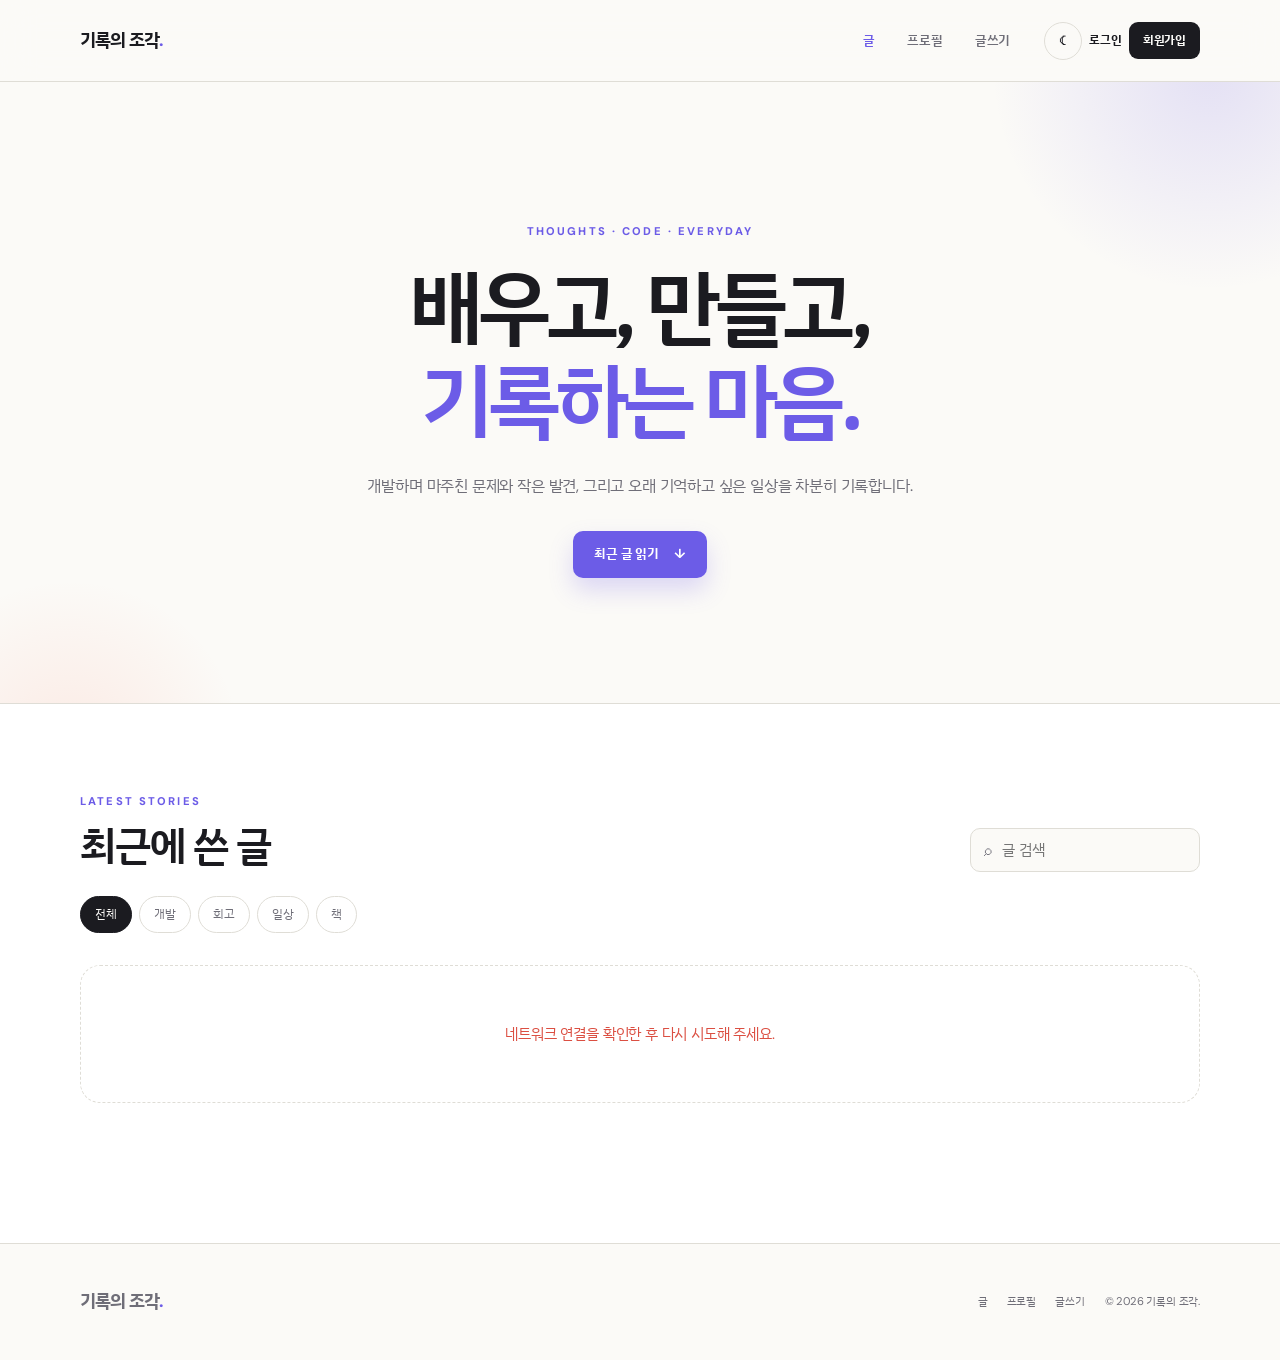
<file: index.html>
<!doctype html>
<html lang="ko"><head><meta charset="UTF-8"><meta name="viewport" content="width=device-width,initial-scale=1"><meta name="description" content="작성한 이야기를 모아 보는 개인 블로그"><title>기록의 조각</title><link rel="preconnect" href="https://fonts.googleapis.com"><link rel="preconnect" href="https://fonts.gstatic.com" crossorigin><link href="https://fonts.googleapis.com/css2?family=DM+Sans:wght@400;500;600;700&family=IBM+Plex+Sans+KR:wght@300;400;500;600;700&display=swap" rel="stylesheet"><link rel="stylesheet" href="css/style.css"><script src="js/main.js" defer></script></head>
<body><a class="skip-link" href="#main-content">본문으로 바로가기</a>
<header class="site-header"><div class="container header-inner"><a class="logo" href="index.html">기록의 조각<span>.</span></a><nav class="site-nav" aria-label="주요 메뉴"><button class="menu-toggle" type="button" aria-expanded="false" aria-controls="nav-list"><span class="sr-only">메뉴 열기</span><span></span><span></span><span></span></button><ul class="nav-list" id="nav-list"><li><a class="is-active" href="index.html">글</a></li><li><a href="profile.html">프로필</a></li><li><a href="write.html">글쓰기</a></li></ul></nav><div class="header-actions"><button class="theme-toggle" type="button" aria-label="다크 모드로 전환"><span class="theme-icon">☾</span></button><a class="text-button" href="login.html">로그인</a><a class="mini-button" href="signup.html">회원가입</a></div></div></header>
<main id="main-content"><section class="blog-hero"><div class="hero-orb orb-one"></div><div class="hero-orb orb-two"></div><div class="container blog-hero-inner reveal"><p class="eyebrow">THOUGHTS · CODE · EVERYDAY</p><h1>배우고, 만들고,<br><span>기록하는 마음.</span></h1><p>개발하며 마주친 문제와 작은 발견, 그리고 오래 기억하고 싶은 일상을 차분히 기록합니다.</p><a class="button button-primary" href="#latest">최근 글 읽기 <span>↓</span></a></div></section>
<section class="section posts-section" id="latest"><div class="container"><div class="section-top reveal"><div><p class="section-label">LATEST STORIES</p><h2>최근에 쓴 글</h2></div><label class="search-box"><span aria-hidden="true">⌕</span><input id="post-search" type="search" placeholder="글 검색" aria-label="게시물 검색"></label></div><div class="category-tabs reveal"><button class="is-active" data-category="전체">전체</button><button data-category="개발">개발</button><button data-category="회고">회고</button><button data-category="일상">일상</button><button data-category="책">책</button></div>
<div id="published-posts" class="published-posts" aria-live="polite"><p class="posts-loading">게시물을 불러오는 중입니다.</p></div><p class="empty-state" hidden>조건에 맞는 글이 없습니다.</p></div></section>
</main>
<footer class="site-footer"><div class="container"><div><a class="logo" href="index.html">기록의 조각<span>.</span></a></div><div class="footer-links"><a href="index.html">글</a><a href="profile.html">프로필</a><a href="write.html">글쓰기</a></div><p>© <span id="current-year"></span> 기록의 조각.</p></div></footer><div class="toast" role="status" aria-live="polite"></div></body></html>
</file>
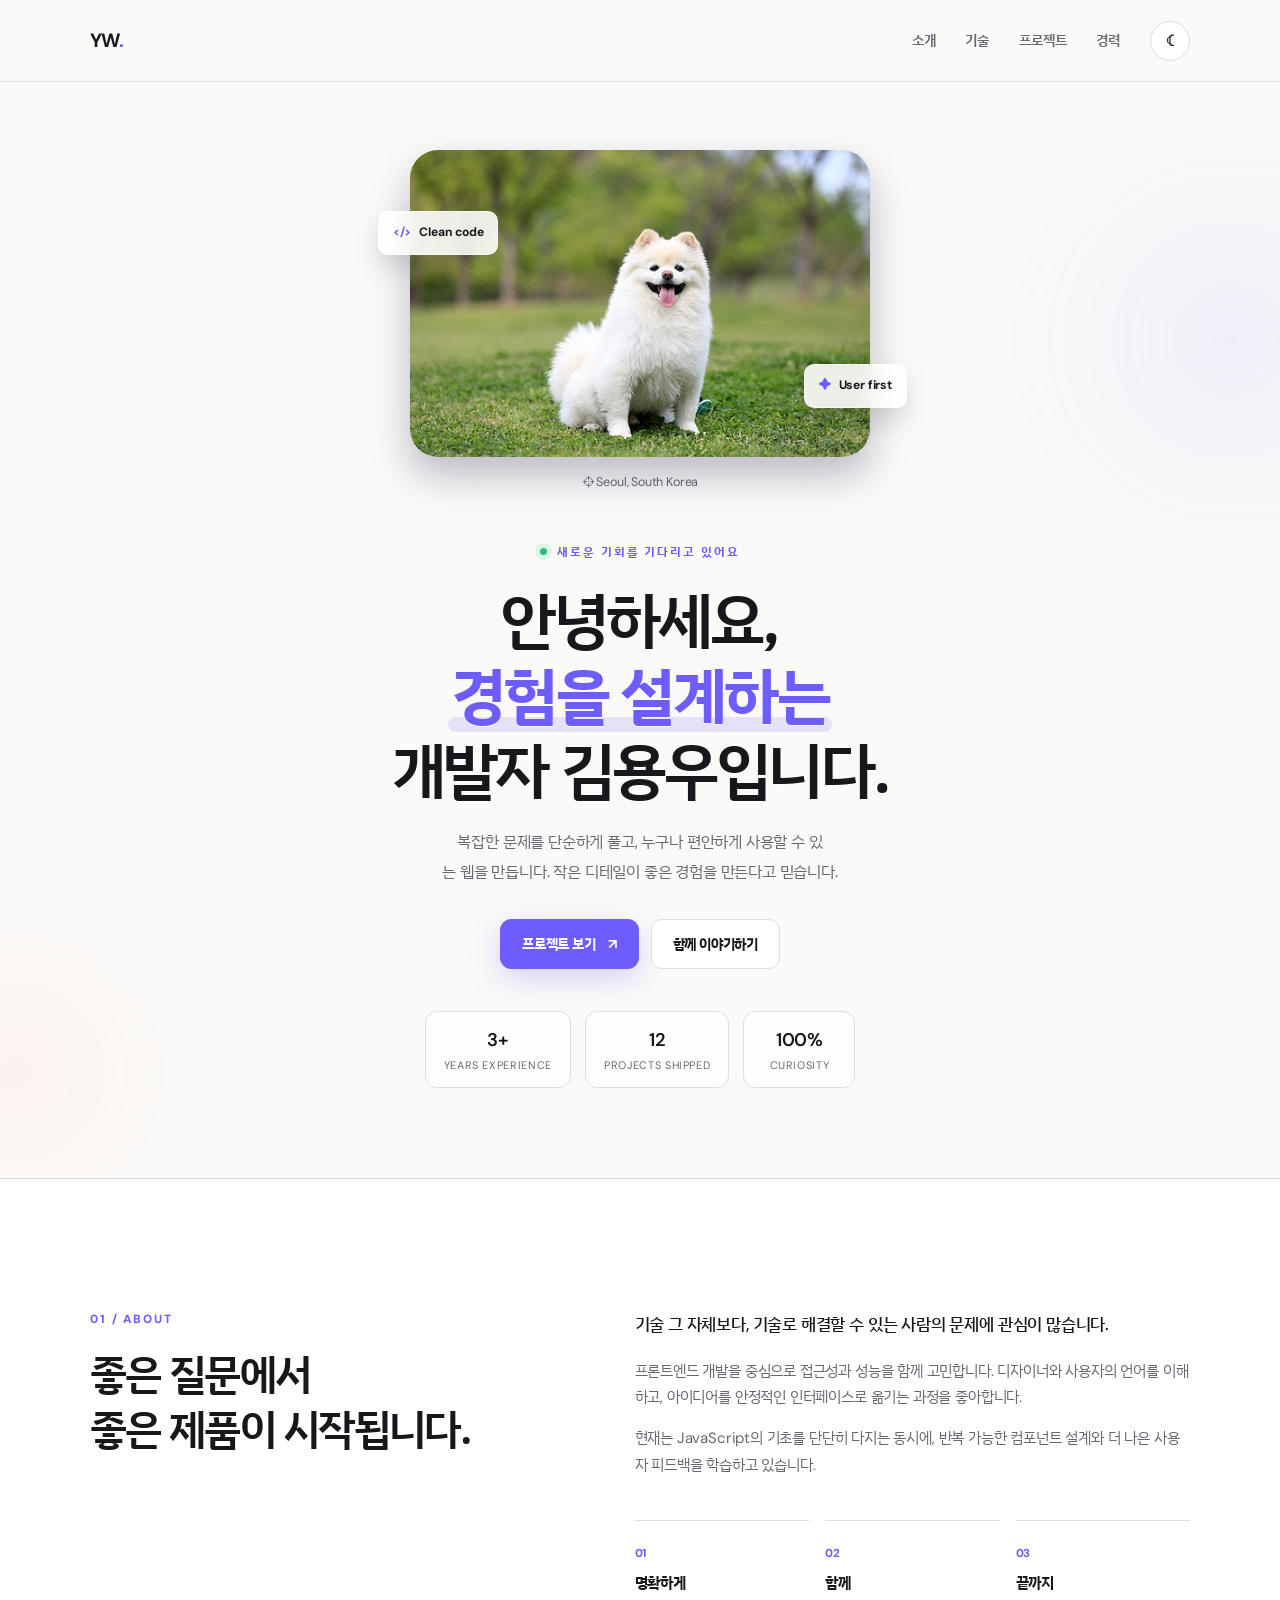
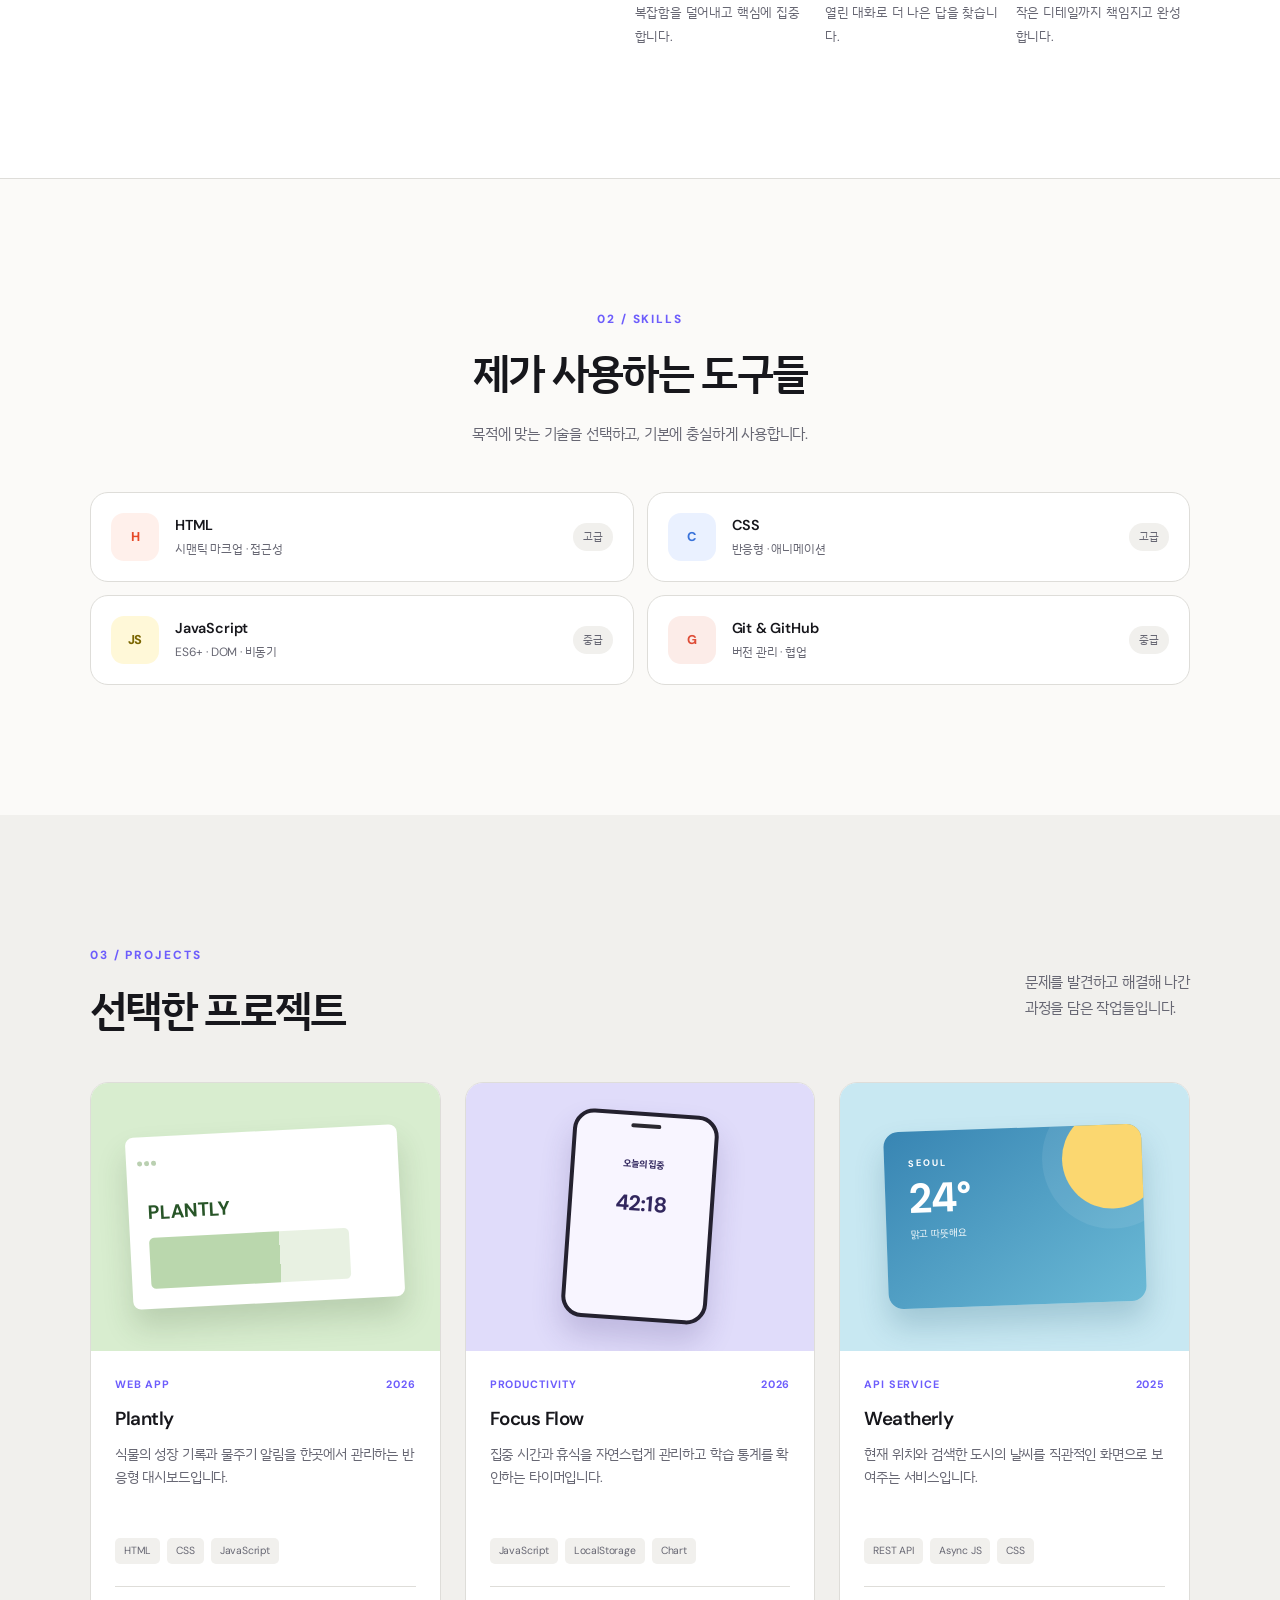
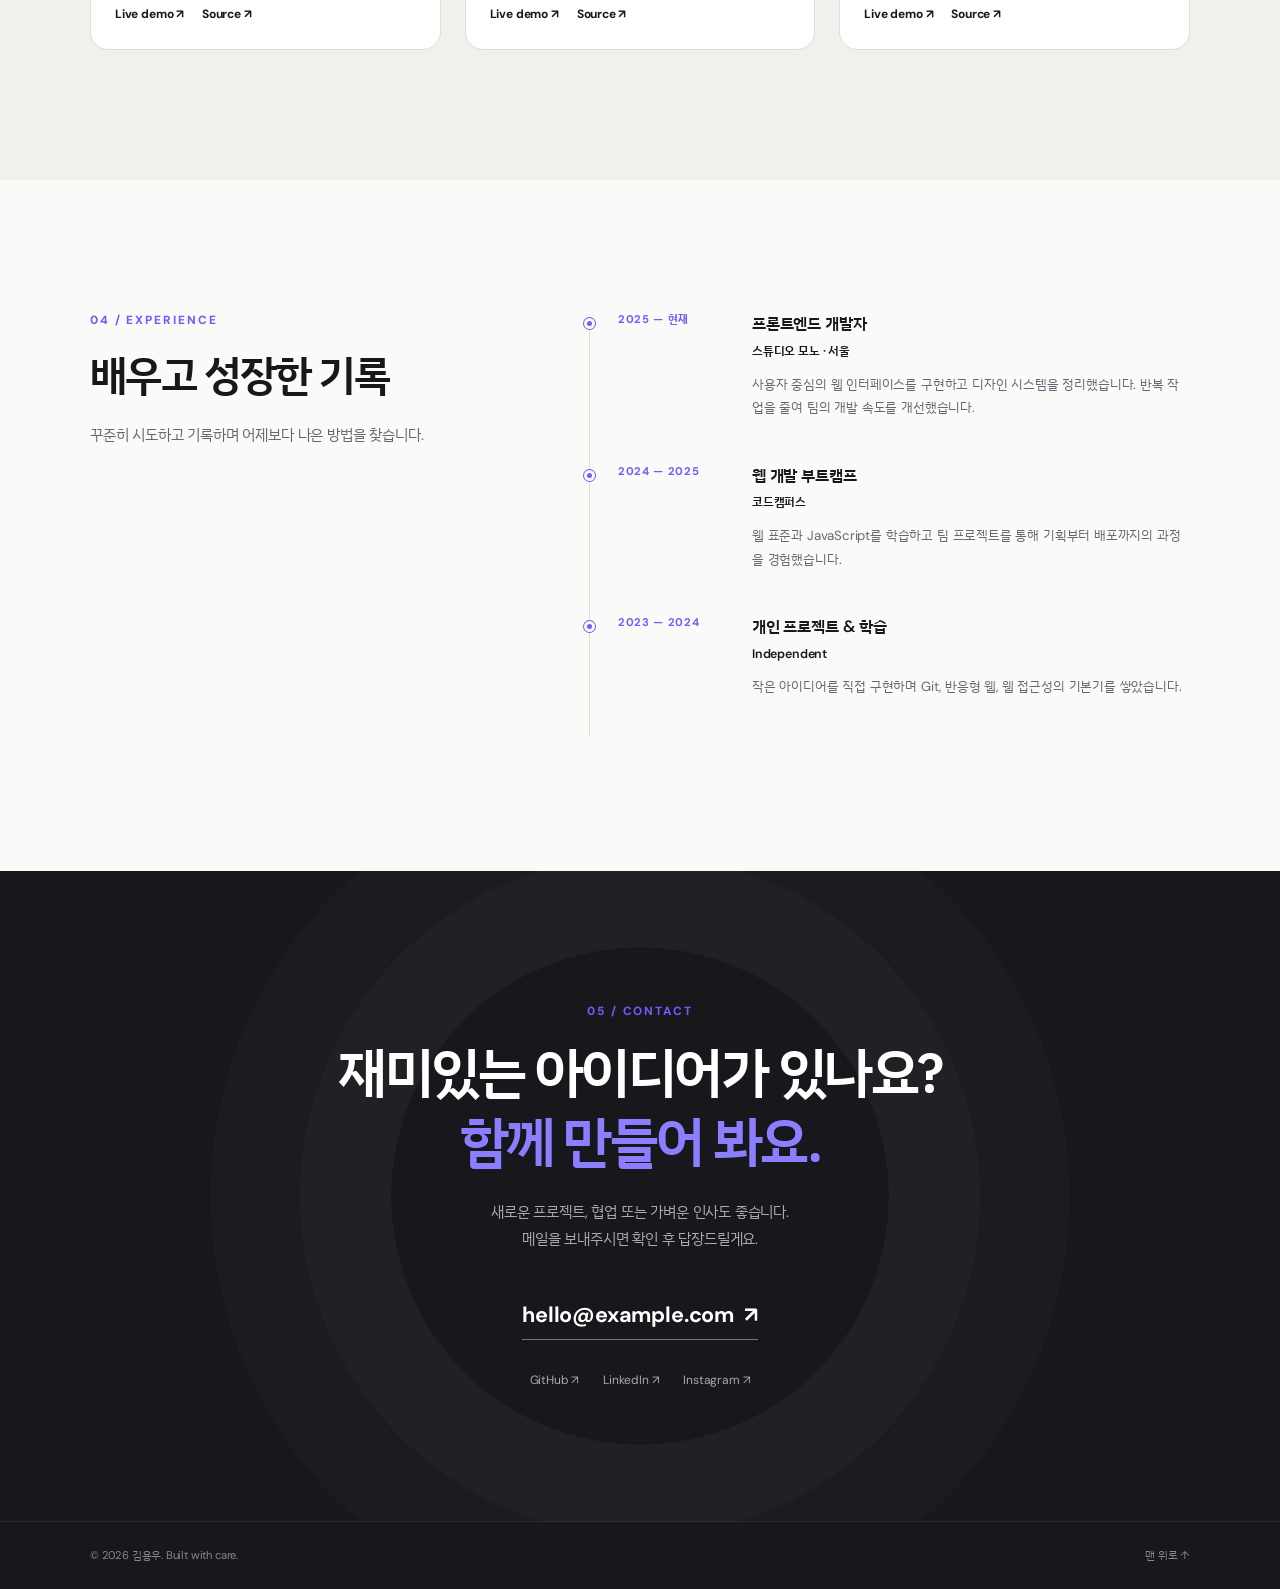
<file: frontend/index.html>
<!doctype html>
<html lang="ko">
<head>
  <meta charset="UTF-8">
  <meta name="viewport" content="w프로idth=device-width, initial-scale=1.0">
  <meta name="description" content="사용자를 생각하며 웹 경험을 만드는 프론트엔드 개발자 김용우의 포트폴리오입니다.">
  <title>김용우 | Frontend Developer</title>
  <link rel="preconnect" href="https://fonts.googleapis.com">
  <link rel="preconnect" href="https://fonts.gstatic.com" crossorigin>
  <link href="https://fonts.googleapis.com/css2?family=DM+Sans:wght@400;500;600;700&amp;family=IBM+Plex+Sans+KR:wght@300;400;500;600;700&amp;display=swap" rel="stylesheet">
  <link rel="stylesheet" href="css/style.css">
  <script src="js/main.js" defer></script>
</head>
<body>
  <a class="skip-link" href="#main-content">본문으로 바로가기</a>

  <header class="site-header" id="top">
    <div class="container header-inner">
      <a class="logo" href="#home" aria-label="홈으로 이동">YW<span>.</span></a>
      <nav class="site-nav" aria-label="주요 메뉴">
        <button class="menu-toggle" type="button" aria-expanded="false" aria-controls="nav-list">
          <span class="sr-only">메뉴 열기</span>
          <span></span><span></span><span></span>
        </button>
        <ul class="nav-list" id="nav-list">
          <li><a href="about.html">소개</a></li>
          <li><a href="skills.html">기술</a></li>
          <li><a href="projects.html">프로젝트</a></li>
          <li><a href="#experience">경력</a></li>
        </ul>
      </nav>
      <button class="theme-toggle" type="button" aria-label="다크 모드로 전환" title="테마 전환">
        <span class="theme-icon" aria-hidden="true">☾</span>
      </button>
    </div>
  </header>

  <main id="main-content">
    <section class="hero" id="home" aria-labelledby="hero-title">
      <div class="hero-glow hero-glow-one" aria-hidden="true"></div>
      <div class="hero-glow hero-glow-two" aria-hidden="true"></div>
      <div class="container hero-grid">
        <div class="hero-copy reveal">
          <p class="eyebrow"><span></span> 새로운 기회를 기다리고 있어요</p>
          <h1 id="hero-title">안녕하세요,<br><strong>경험을 설계하는</strong><br>개발자 김용우입니다.</h1>
          <p class="hero-description">복잡한 문제를 단순하게 풀고, 누구나 편안하게 사용할 수 있는 웹을 만듭니다. 작은 디테일이 좋은 경험을 만든다고 믿습니다.</p>
          <div class="hero-actions">
            <a class="button button-primary" href="#projects">프로젝트 보기 <span aria-hidden="true">↗</span></a>
            <a class="button button-secondary" href="#contact">함께 이야기하기</a>
          </div>
          <ul class="quick-stats" aria-label="간략한 이력">
            <li><strong>3+</strong><span>Years experience</span></li>
            <li><strong>12</strong><span>Projects shipped</span></li>
            <li><strong>100%</strong><span>Curiosity</span></li>
          </ul>
        </div>
        <div class="hero-visual reveal">
          <div class="portrait-card">
            <div class="portrait-pattern" aria-hidden="true"></div>
            <img class="portrait-image" src="assets/images/dog.jpg" alt="잔디밭에 앉아 있는 흰색 강아지 프로필 사진">
            <div class="floating-label label-code"><span>&lt;/&gt;</span> Clean code</div>
            <div class="floating-label label-user"><span>✦</span> User first</div>
          </div>
          <p class="location"><span aria-hidden="true">⌖</span> Seoul, South Korea</p>
        </div>
      </div>
    </section>

    <section class="section about" id="about" aria-labelledby="about-title">
      <div class="container about-grid">
        <div class="section-heading reveal">
          <p class="section-number">01 / ABOUT</p>
          <h2 id="about-title">좋은 질문에서<br>좋은 제품이 시작됩니다.</h2>
        </div>
        <div class="about-content reveal">
          <p class="lead">기술 그 자체보다, 기술로 해결할 수 있는 사람의 문제에 관심이 많습니다.</p>
          <p>프론트엔드 개발을 중심으로 접근성과 성능을 함께 고민합니다. 디자이너와 사용자의 언어를 이해하고, 아이디어를 안정적인 인터페이스로 옮기는 과정을 좋아합니다.</p>
          <p>현재는 JavaScript의 기초를 단단히 다지는 동시에, 반복 가능한 컴포넌트 설계와 더 나은 사용자 피드백을 학습하고 있습니다.</p>
          <div class="principles">
            <div><span>01</span><strong>명확하게</strong><p>복잡함을 덜어내고 핵심에 집중합니다.</p></div>
            <div><span>02</span><strong>함께</strong><p>열린 대화로 더 나은 답을 찾습니다.</p></div>
            <div><span>03</span><strong>끝까지</strong><p>작은 디테일까지 책임지고 완성합니다.</p></div>
          </div>
        </div>
      </div>
    </section>

    <section class="section skills" id="skills" aria-labelledby="skills-title">
      <div class="container">
        <div class="section-heading centered reveal">
          <p class="section-number">02 / SKILLS</p>
          <h2 id="skills-title">제가 사용하는 도구들</h2>
          <p>목적에 맞는 기술을 선택하고, 기본에 충실하게 사용합니다.</p>
        </div>
        <div class="skills-grid">
          <article class="skill-card reveal"><div class="skill-icon html">H</div><div><h3>HTML</h3><p>시맨틱 마크업 · 접근성</p></div><span>고급</span></article>
          <article class="skill-card reveal"><div class="skill-icon css">C</div><div><h3>CSS</h3><p>반응형 · 애니메이션</p></div><span>고급</span></article>
          <article class="skill-card reveal"><div class="skill-icon js">JS</div><div><h3>JavaScript</h3><p>ES6+ · DOM · 비동기</p></div><span>중급</span></article>
          <article class="skill-card reveal"><div class="skill-icon git">G</div><div><h3>Git & GitHub</h3><p>버전 관리 · 협업</p></div><span>중급</span></article>
        </div>
      </div>
    </section>

    <section class="section projects" id="projects" aria-labelledby="projects-title">
      <div class="container">
        <div class="section-heading row reveal">
          <div><p class="section-number">03 / PROJECTS</p><h2 id="projects-title">선택한 프로젝트</h2></div>
          <p>문제를 발견하고 해결해 나간<br>과정을 담은 작업들입니다.</p>
        </div>
        <div class="projects-grid">
          <article class="project-card reveal">
            <div class="project-cover cover-one"><span class="mock-browser"><i></i><i></i><i></i><b>PLANTLY</b><em></em></span></div>
            <div class="project-body"><div class="project-meta"><span>Web App</span><span>2026</span></div><h3>Plantly</h3><p>식물의 성장 기록과 물주기 알림을 한곳에서 관리하는 반응형 대시보드입니다.</p><ul class="tags"><li>HTML</li><li>CSS</li><li>JavaScript</li></ul><div class="project-links"><a href="#" aria-label="Plantly 데모 보기">Live demo ↗</a><a href="#" aria-label="Plantly 소스 코드 보기">Source ↗</a></div></div>
          </article>
          <article class="project-card reveal">
            <div class="project-cover cover-two"><span class="phone-mock"><i></i><b>오늘의 집중</b><em>42:18</em></span></div>
            <div class="project-body"><div class="project-meta"><span>Productivity</span><span>2026</span></div><h3>Focus Flow</h3><p>집중 시간과 휴식을 자연스럽게 관리하고 학습 통계를 확인하는 타이머입니다.</p><ul class="tags"><li>JavaScript</li><li>LocalStorage</li><li>Chart</li></ul><div class="project-links"><a href="#" aria-label="Focus Flow 데모 보기">Live demo ↗</a><a href="#" aria-label="Focus Flow 소스 코드 보기">Source ↗</a></div></div>
          </article>
          <article class="project-card reveal">
            <div class="project-cover cover-three"><span class="weather-mock"><b>SEOUL</b><strong>24°</strong><em>맑고 따뜻해요</em><i></i></span></div>
            <div class="project-body"><div class="project-meta"><span>API Service</span><span>2025</span></div><h3>Weatherly</h3><p>현재 위치와 검색한 도시의 날씨를 직관적인 화면으로 보여주는 서비스입니다.</p><ul class="tags"><li>REST API</li><li>Async JS</li><li>CSS</li></ul><div class="project-links"><a href="#" aria-label="Weatherly 데모 보기">Live demo ↗</a><a href="#" aria-label="Weatherly 소스 코드 보기">Source ↗</a></div></div>
          </article>
        </div>
      </div>
    </section>

    <section class="section experience" id="experience" aria-labelledby="experience-title">
      <div class="container experience-grid">
        <div class="section-heading reveal"><p class="section-number">04 / EXPERIENCE</p><h2 id="experience-title">배우고 성장한 기록</h2><p>꾸준히 시도하고 기록하며 어제보다 나은 방법을 찾습니다.</p></div>
        <ol class="timeline">
          <li class="reveal"><div class="timeline-date">2025 — 현재</div><div><h3>프론트엔드 개발자</h3><p class="organization">스튜디오 모노 · 서울</p><p>사용자 중심의 웹 인터페이스를 구현하고 디자인 시스템을 정리했습니다. 반복 작업을 줄여 팀의 개발 속도를 개선했습니다.</p></div></li>
          <li class="reveal"><div class="timeline-date">2024 — 2025</div><div><h3>웹 개발 부트캠프</h3><p class="organization">코드캠퍼스</p><p>웹 표준과 JavaScript를 학습하고 팀 프로젝트를 통해 기획부터 배포까지의 과정을 경험했습니다.</p></div></li>
          <li class="reveal"><div class="timeline-date">2023 — 2024</div><div><h3>개인 프로젝트 & 학습</h3><p class="organization">Independent</p><p>작은 아이디어를 직접 구현하며 Git, 반응형 웹, 웹 접근성의 기본기를 쌓았습니다.</p></div></li>
        </ol>
      </div>
    </section>

    <section class="section contact" id="contact" aria-labelledby="contact-title">
      <div class="container contact-inner reveal">
        <p class="section-number">05 / CONTACT</p>
        <h2 id="contact-title">재미있는 아이디어가 있나요?<br><span>함께 만들어 봐요.</span></h2>
        <p>새로운 프로젝트, 협업 또는 가벼운 인사도 좋습니다.<br>메일을 보내주시면 확인 후 답장드릴게요.</p>
        <a class="contact-email" href="mailto:hello@example.com">hello@example.com <span aria-hidden="true">↗</span></a>
        <div class="social-links"><a href="https://github.com/" target="_blank" rel="noopener noreferrer">GitHub ↗</a><a href="https://www.linkedin.com/" target="_blank" rel="noopener noreferrer">LinkedIn ↗</a><a href="https://www.instagram.com/" target="_blank" rel="noopener noreferrer">Instagram ↗</a></div>
      </div>
    </section>
  </main>

  <footer class="site-footer">
    <div class="container"><p>© <span id="current-year"></span> 김용우. Built with care.</p><a href="#top">맨 위로 <span aria-hidden="true">↑</span></a></div>
  </footer>
</body>
</html>
</file>
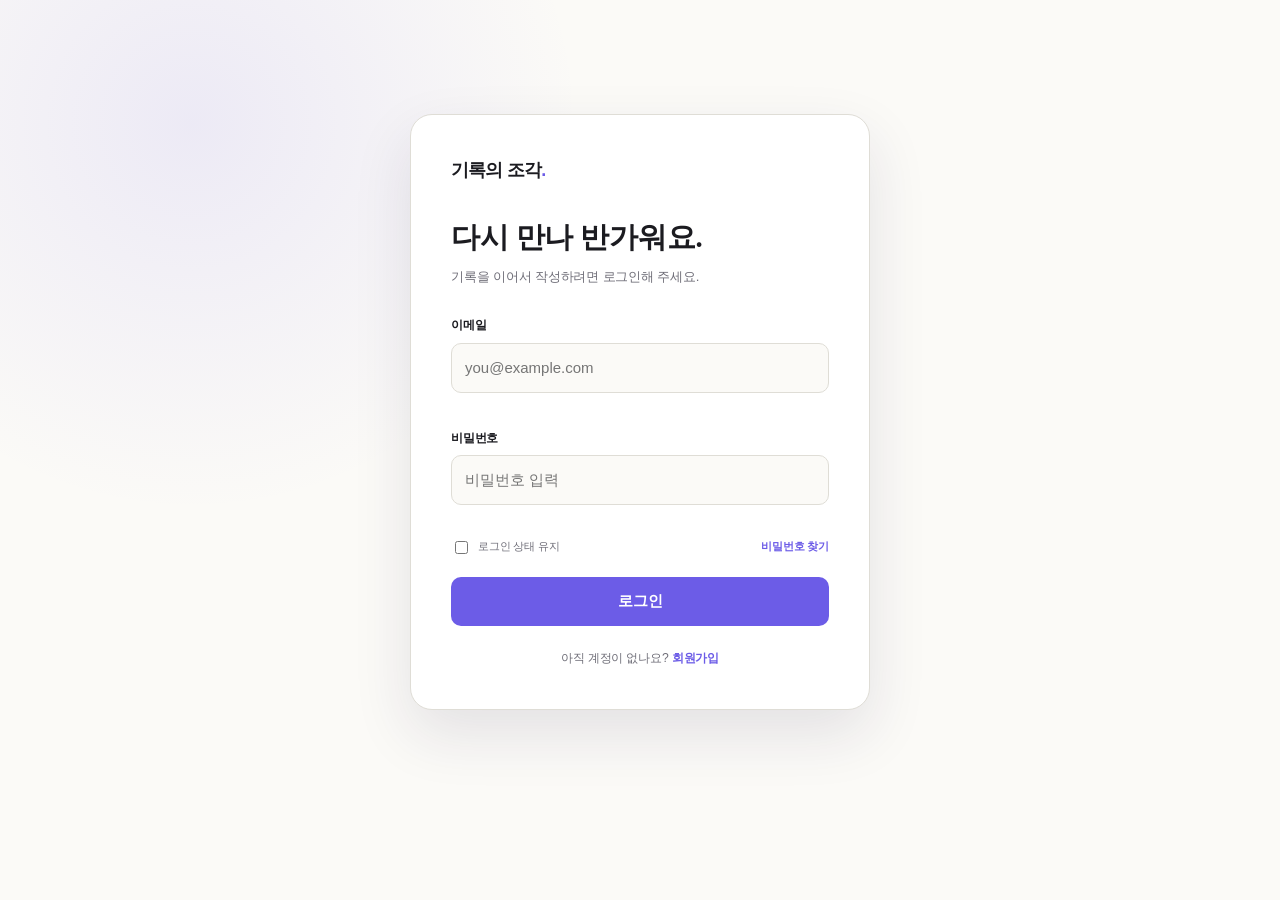
<file: about.html>
<!doctype html><html lang="ko"><head><meta charset="UTF-8"><meta name="viewport" content="width=device-width,initial-scale=1"><meta http-equiv="refresh" content="0;url=profile.html"><title>프로필로 이동 | 기록의 조각</title></head><body><p><a href="profile.html">프로필로 이동</a></p></body></html>
</file>
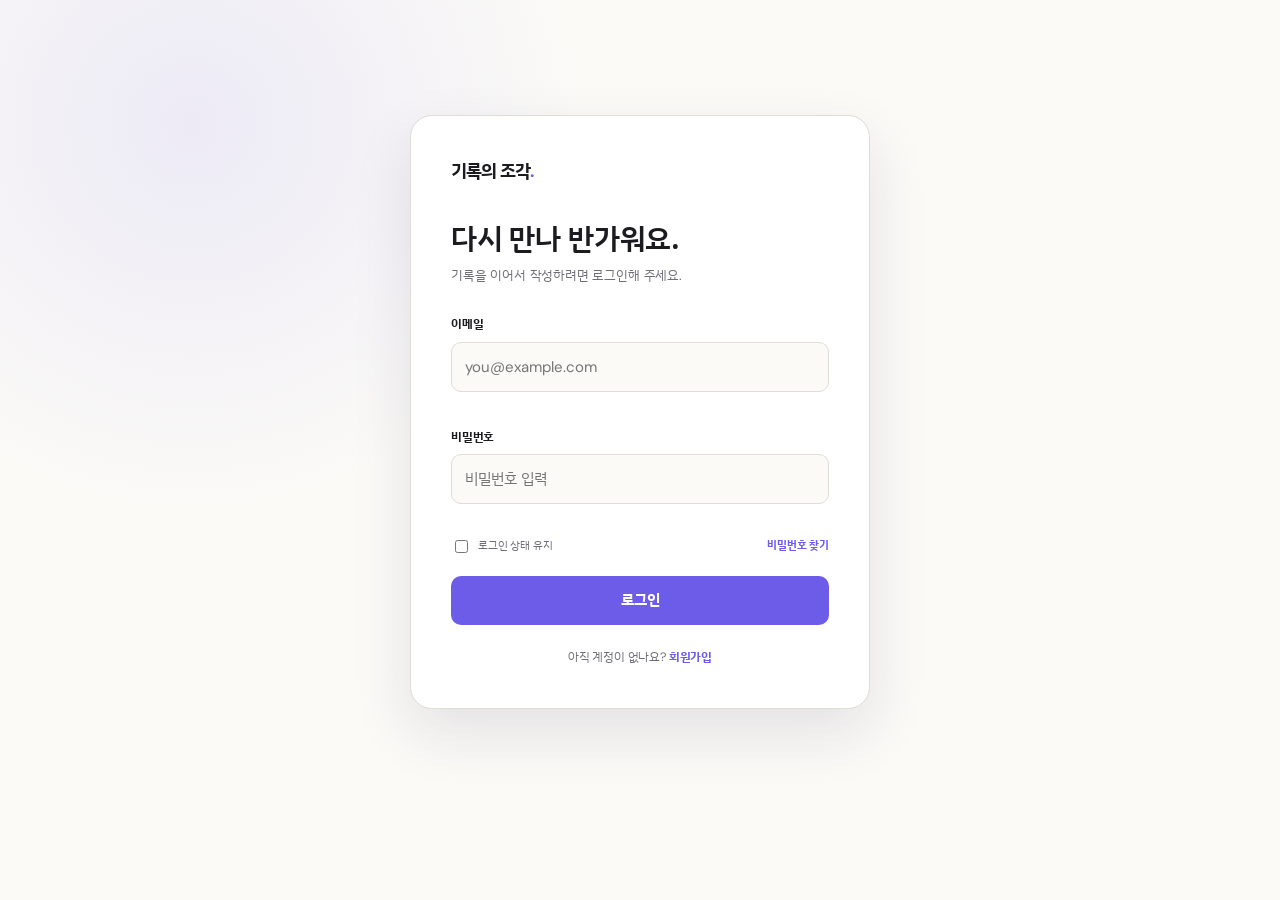
<file: login.html>
<!doctype html><html lang="ko"><head><meta charset="UTF-8"><meta name="viewport" content="width=device-width,initial-scale=1"><title>로그인 | 기록의 조각</title><link href="https://fonts.googleapis.com/css2?family=DM+Sans:wght@400;500;600;700&family=IBM+Plex+Sans+KR:wght@400;500;600;700&display=swap" rel="stylesheet"><link rel="stylesheet" href="css/style.css"><script src="js/main.js" defer></script></head><body><main class="auth-shell"><section class="auth-card"><a class="logo" href="index.html">기록의 조각<span>.</span></a><h1>다시 만나 반가워요.</h1><p class="auth-intro">기록을 이어서 작성하려면 로그인해 주세요.</p><form data-auth-form="login" novalidate><div class="form-group"><label for="email">이메일</label><input class="form-control" id="email" type="email" placeholder="you@example.com" autocomplete="email" required><small class="field-error"></small></div><div class="form-group"><label for="password">비밀번호</label><input class="form-control" id="password" type="password" placeholder="비밀번호 입력" autocomplete="current-password" required><small class="field-error"></small></div><div class="form-help"><label class="check-label"><input type="checkbox"> 로그인 상태 유지</label><a href="reset-password.html">비밀번호 찾기</a></div><button class="full-button" type="submit">로그인</button></form><p class="auth-switch">아직 계정이 없나요? <a href="signup.html">회원가입</a></p></section></main><div class="toast" role="status" aria-live="polite"></div></body></html>
</file>
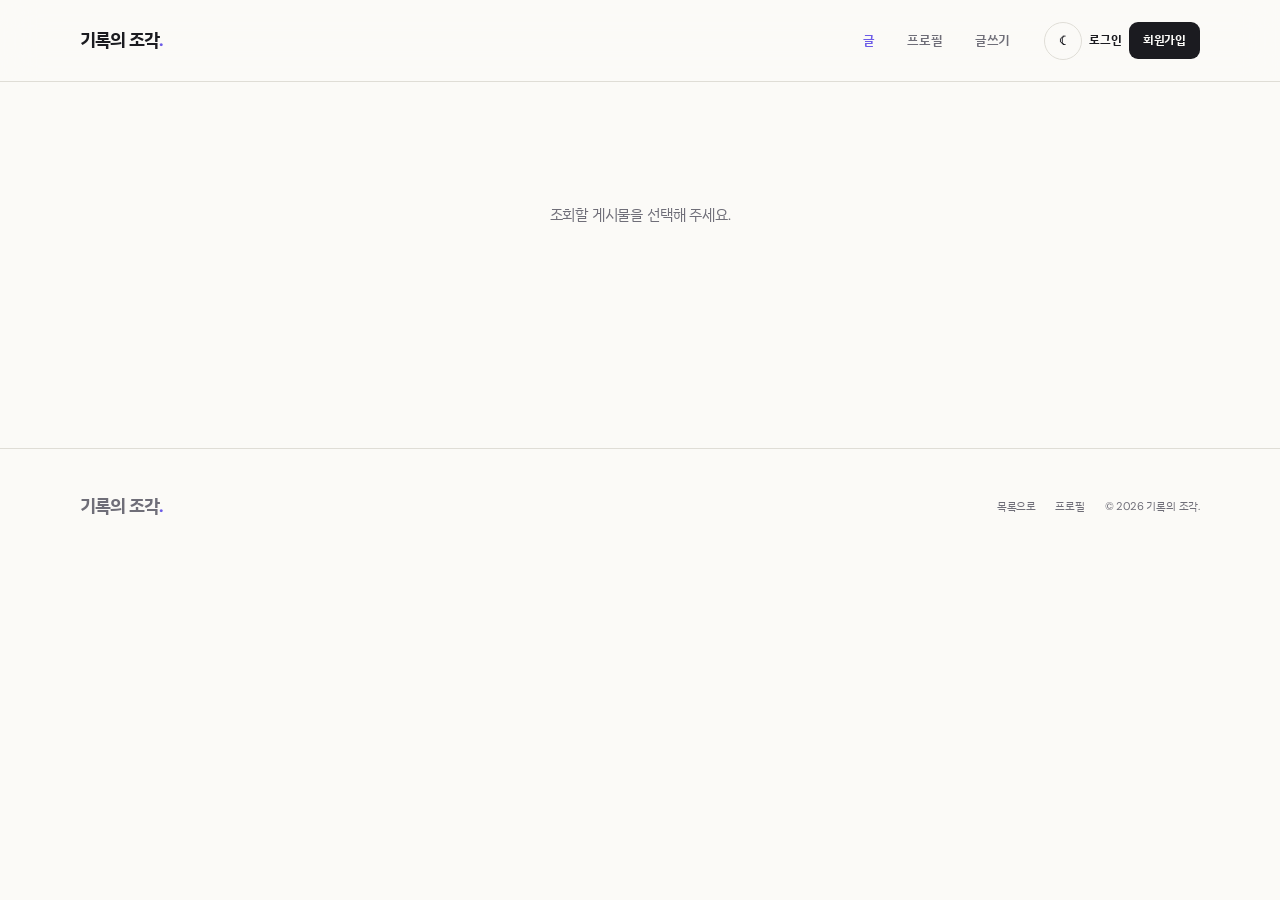
<file: post-detail.html>
<!doctype html>
<html lang="ko">
<head>
  <meta charset="UTF-8">
  <meta name="viewport" content="width=device-width,initial-scale=1">
  <title>게시물 | 기록의 조각</title>
  <link href="https://fonts.googleapis.com/css2?family=DM+Sans:wght@400;500;600;700&family=IBM+Plex+Sans+KR:wght@400;500;600;700&display=swap" rel="stylesheet">
  <link rel="stylesheet" href="css/style.css">
  <script src="js/main.js" defer></script>
</head>
<body>
  <a class="skip-link" href="#main-content">본문으로 바로가기</a>
  <header class="site-header"><div class="container header-inner"><a class="logo" href="index.html">기록의 조각<span>.</span></a><nav class="site-nav" aria-label="주요 메뉴"><button class="menu-toggle" type="button" aria-expanded="false" aria-controls="detail-nav-list"><span class="sr-only">메뉴 열기</span><span></span><span></span><span></span></button><ul class="nav-list" id="detail-nav-list"><li><a class="is-active" href="index.html">글</a></li><li><a href="profile.html">프로필</a></li><li><a href="write.html">글쓰기</a></li></ul></nav><div class="header-actions"><button class="theme-toggle" type="button" aria-label="다크 모드로 전환"><span class="theme-icon">☾</span></button><a class="text-button" href="login.html">로그인</a><a class="mini-button" href="signup.html">회원가입</a></div></div></header>
  <main id="main-content"><article id="post-detail"><p class="article-load-error">게시물을 불러오는 중입니다.</p></article></main>
  <footer class="site-footer" style="margin-top:100px"><div class="container"><a class="logo" href="index.html">기록의 조각<span>.</span></a><div class="footer-links"><a href="index.html">목록으로</a><a href="profile.html">프로필</a></div><p>© <span id="current-year"></span> 기록의 조각.</p></div></footer>
  <div class="toast" role="status" aria-live="polite"></div>
</body>
</html>
</file>
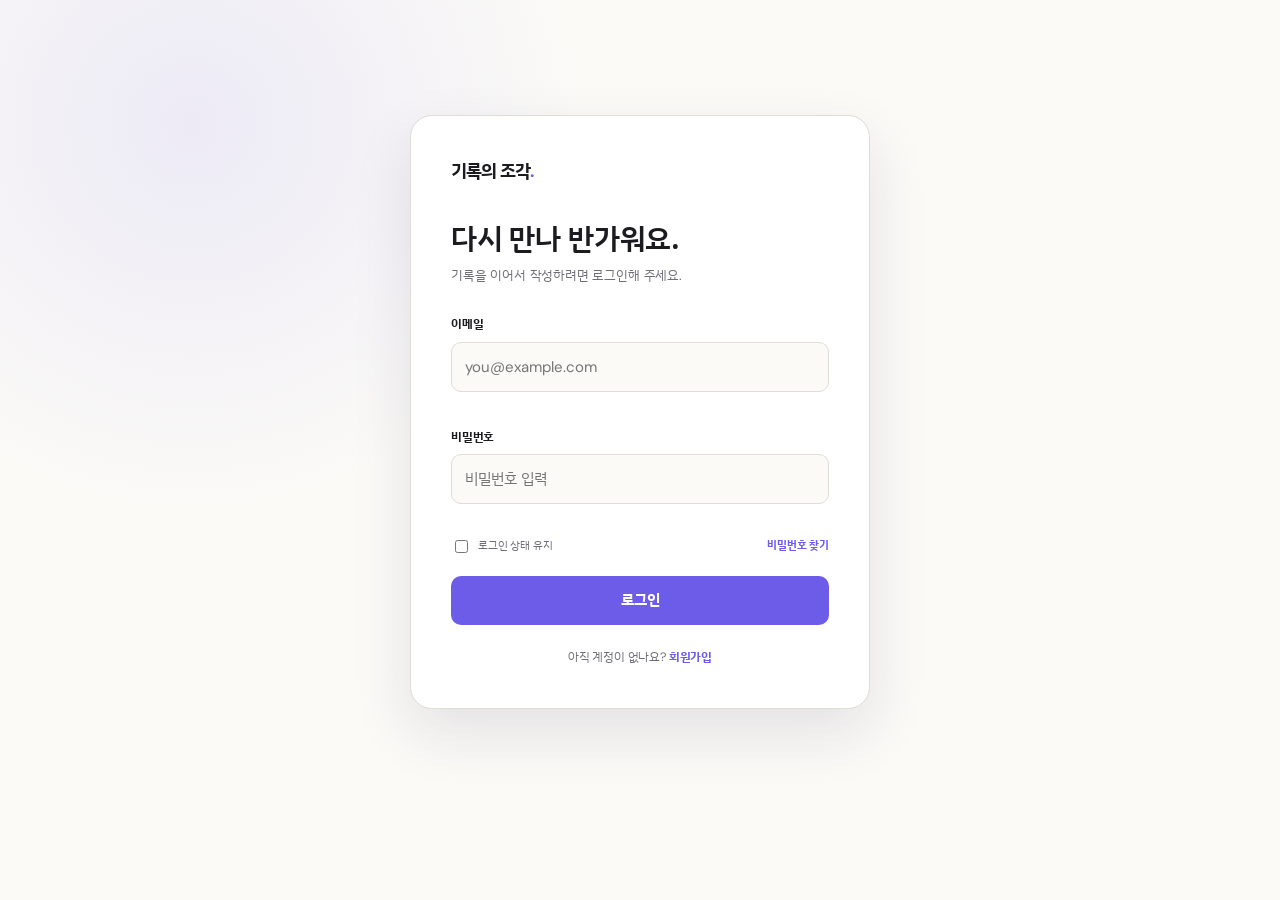
<file: profile.html>
<!doctype html>
<html lang="ko">
<head>
  <meta charset="UTF-8">
  <meta name="viewport" content="width=device-width,initial-scale=1">
  <title>프로필 | 기록의 조각</title>
  <link href="https://fonts.googleapis.com/css2?family=DM+Sans:wght@400;500;600;700&family=IBM+Plex+Sans+KR:wght@400;500;600;700&display=swap" rel="stylesheet">
  <link rel="stylesheet" href="css/style.css">
  <script src="js/main.js" defer></script>
</head>
<body data-requires-auth>
  <a class="skip-link" href="#main-content">본문으로 바로가기</a>
  <header class="site-header">
    <div class="container header-inner">
      <a class="logo" href="index.html">기록의 조각<span>.</span></a>
      <nav class="site-nav" aria-label="주요 메뉴">
        <button class="menu-toggle" type="button" aria-expanded="false" aria-controls="profile-nav-list"><span class="sr-only">메뉴 열기</span><span></span><span></span><span></span></button>
        <ul class="nav-list" id="profile-nav-list"><li><a href="index.html">글</a></li><li><a class="is-active" href="profile.html">프로필</a></li><li><a href="write.html">글쓰기</a></li></ul>
      </nav>
      <div class="header-actions"><button class="theme-toggle" type="button" aria-label="다크 모드로 전환"><span class="theme-icon">☾</span></button><a class="text-button" href="login.html">로그인</a><a class="mini-button" href="signup.html">회원가입</a></div>
    </div>
  </header>
  <main id="main-content" class="page-main">
    <header class="page-heading"><div class="container"><p class="eyebrow">MY PROFILE</p><h1 id="profile-heading">프로필</h1><p>계정 정보와 작성한 글을 관리할 수 있습니다.</p></div></header>
    <section class="content-section">
      <div class="container profile-account-layout">
        <aside class="profile-card">
          <div class="profile-initials" id="profile-initials" aria-hidden="true"></div>
          <h2 id="profile-name">불러오는 중</h2>
          <p class="role" id="profile-nickname"></p>
          <p id="profile-email"></p>
          <p class="profile-joined" id="profile-created-at"></p>
        </aside>
        <div>
          <div class="my-posts-heading"><div><p class="eyebrow">MY STORIES</p><h2>내가 작성한 글</h2></div><a class="primary-button write-link" href="write.html">새 글 작성</a></div>
          <div id="my-posts" class="my-posts-list" aria-live="polite"><p class="list-message">작성한 글을 불러오는 중입니다.</p></div>
        </div>
      </div>
    </section>
  </main>
  <footer class="site-footer"><div class="container"><a class="logo" href="index.html">기록의 조각<span>.</span></a><div class="footer-links"><a href="index.html">글</a><a href="write.html">글쓰기</a></div><p>© <span id="current-year"></span> 기록의 조각.</p></div></footer>
  <div class="toast" role="status" aria-live="polite"></div>
</body>
</html>
</file>
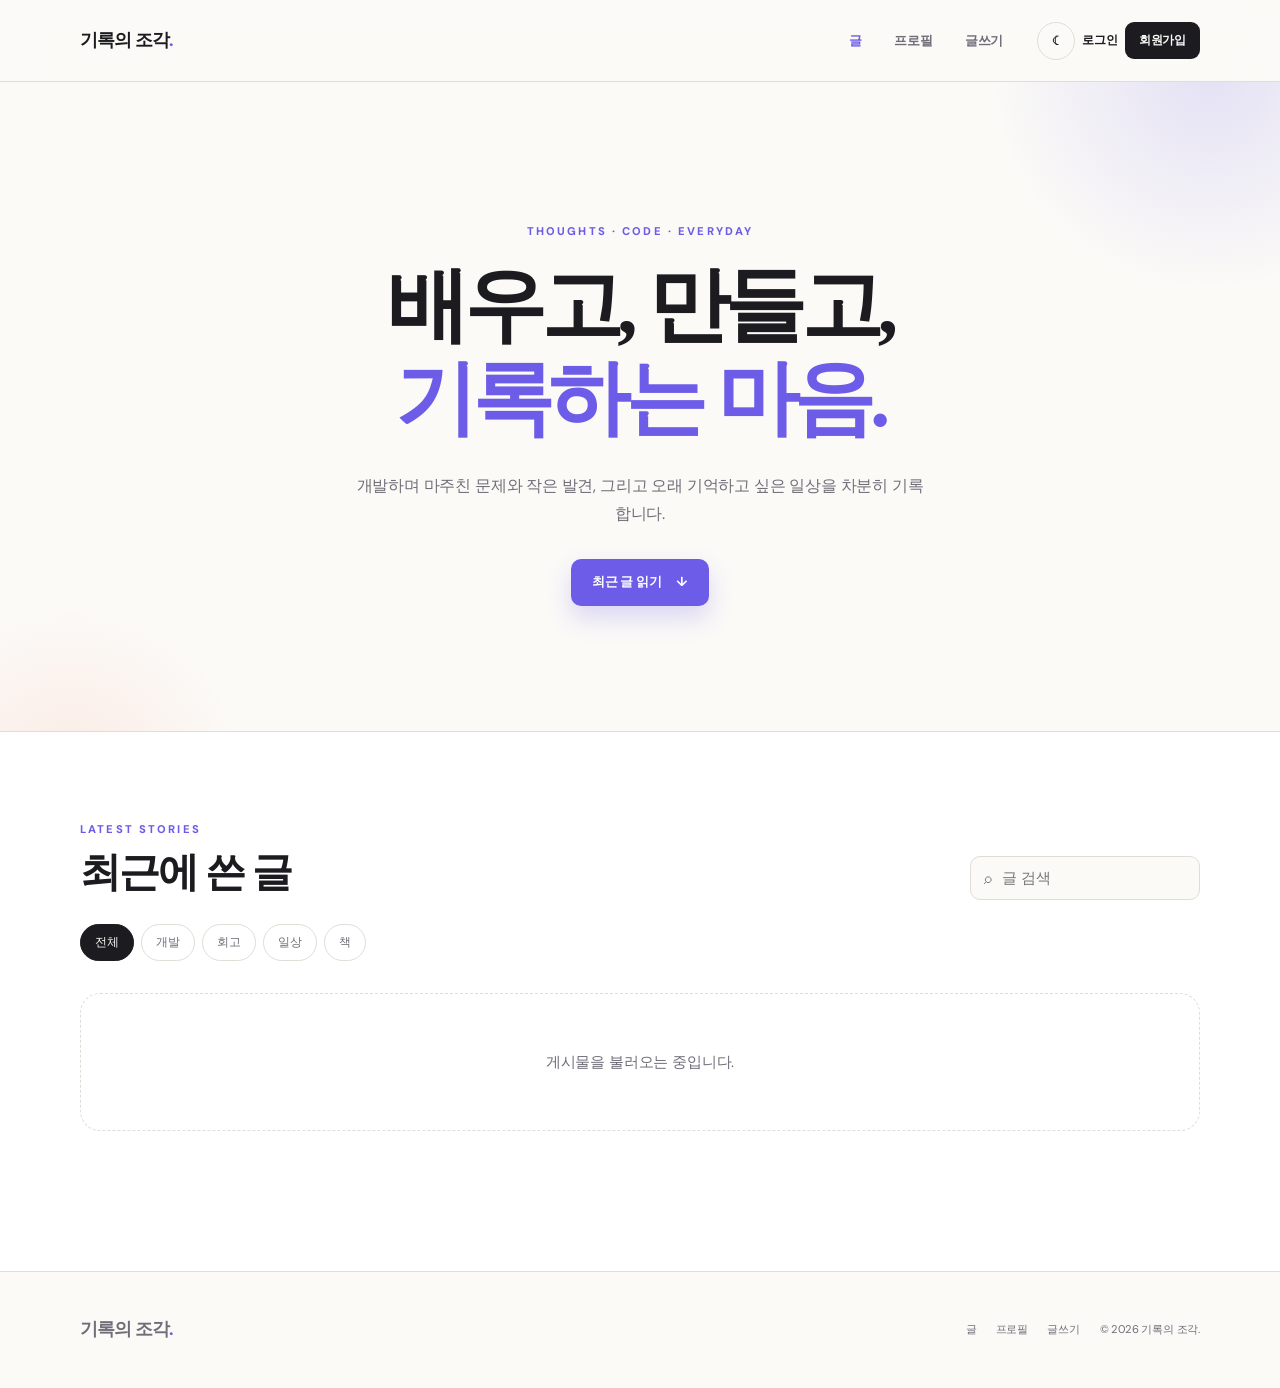
<file: projects.html>
<!doctype html><html lang="ko"><head><meta charset="UTF-8"><meta name="viewport" content="width=device-width,initial-scale=1"><meta http-equiv="refresh" content="0;url=index.html"><title>블로그로 이동 | 기록의 조각</title></head><body><p><a href="index.html">블로그로 이동</a></p></body></html>
</file>
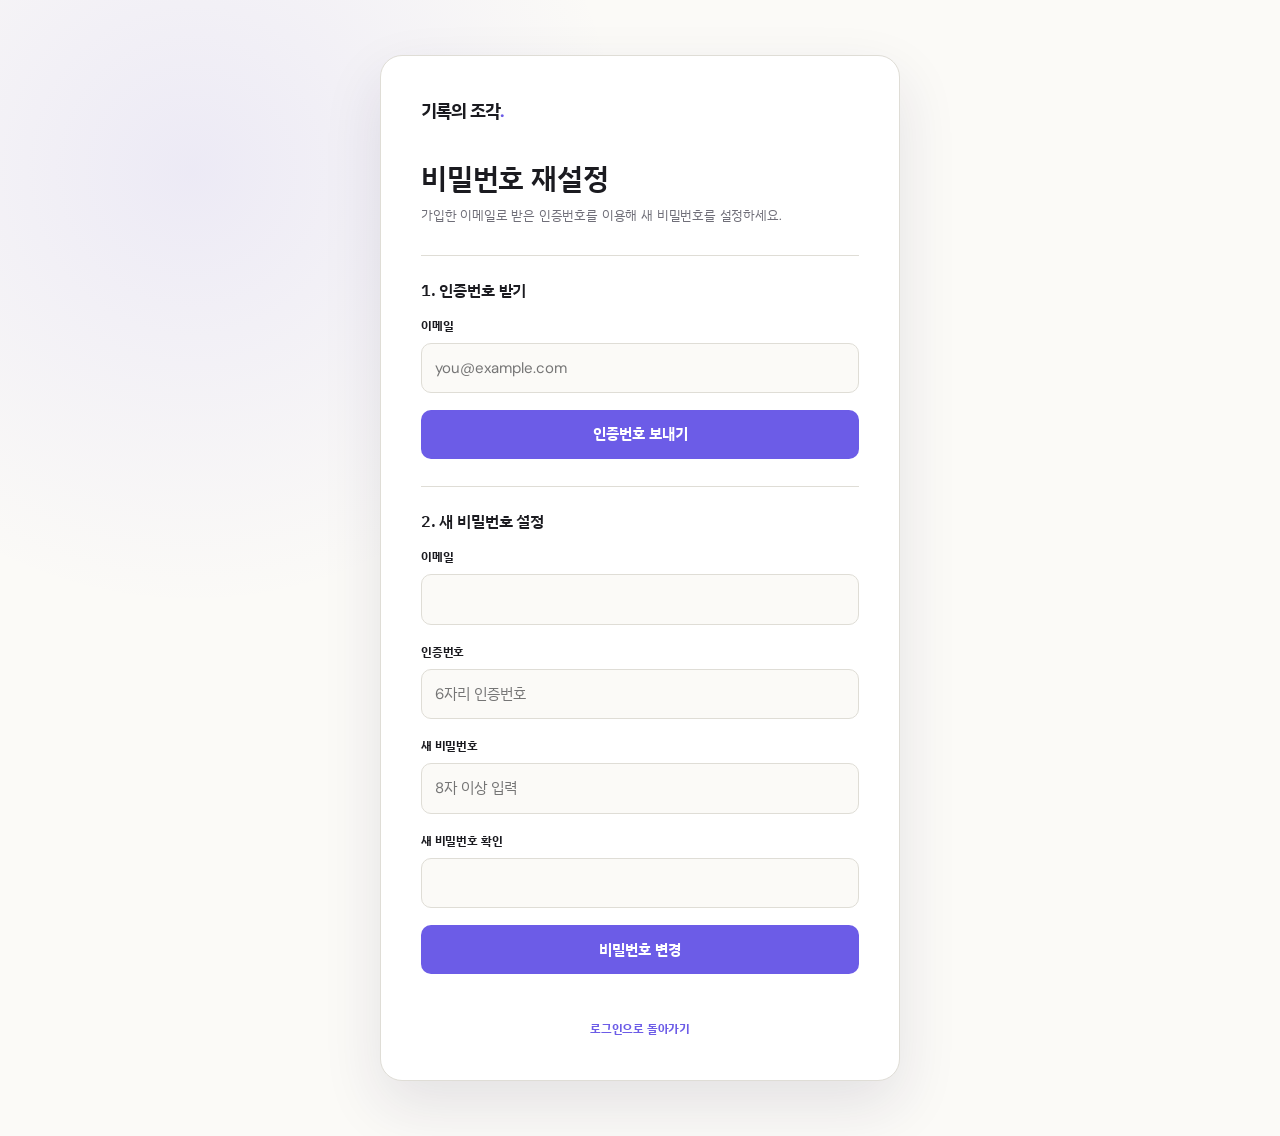
<file: reset-password.html>
<!doctype html>
<html lang="ko">
<head>
  <meta charset="UTF-8">
  <meta name="viewport" content="width=device-width,initial-scale=1">
  <title>비밀번호 재설정 | 기록의 조각</title>
  <link href="https://fonts.googleapis.com/css2?family=DM+Sans:wght@400;500;600;700&family=IBM+Plex+Sans+KR:wght@400;500;600;700&display=swap" rel="stylesheet">
  <link rel="stylesheet" href="css/style.css">
  <script src="js/main.js" defer></script>
</head>
<body>
  <main class="auth-shell">
    <section class="auth-card reset-card">
      <a class="logo" href="index.html">기록의 조각<span>.</span></a>
      <h1>비밀번호 재설정</h1>
      <p class="auth-intro">가입한 이메일로 받은 인증번호를 이용해 새 비밀번호를 설정하세요.</p>

      <section class="reset-step">
        <h2>1. 인증번호 받기</h2>
        <form id="reset-request-form">
          <div class="form-group">
            <label for="reset-request-email">이메일</label>
            <input class="form-control" id="reset-request-email" type="email" autocomplete="email" placeholder="you@example.com" required>
          </div>
          <button class="full-button" type="submit">인증번호 보내기</button>
        </form>
      </section>

      <section class="reset-step">
        <h2>2. 새 비밀번호 설정</h2>
        <form id="reset-confirm-form">
          <div class="form-group">
            <label for="reset-email">이메일</label>
            <input class="form-control" id="reset-email" type="email" autocomplete="email" required>
          </div>
          <div class="form-group">
            <label for="reset-code">인증번호</label>
            <input class="form-control" id="reset-code" type="text" maxlength="6" autocomplete="one-time-code" placeholder="6자리 인증번호" required>
          </div>
          <div class="form-group">
            <label for="reset-password">새 비밀번호</label>
            <input class="form-control" id="reset-password" type="password" minlength="8" maxlength="72" autocomplete="new-password" placeholder="8자 이상 입력" required>
          </div>
          <div class="form-group">
            <label for="reset-password-confirm">새 비밀번호 확인</label>
            <input class="form-control" id="reset-password-confirm" type="password" minlength="8" maxlength="72" autocomplete="new-password" required>
          </div>
          <button class="full-button" type="submit">비밀번호 변경</button>
        </form>
      </section>
      <p class="auth-switch"><a href="login.html">로그인으로 돌아가기</a></p>
    </section>
  </main>
  <div class="toast" role="status" aria-live="polite"></div>
</body>
</html>
</file>
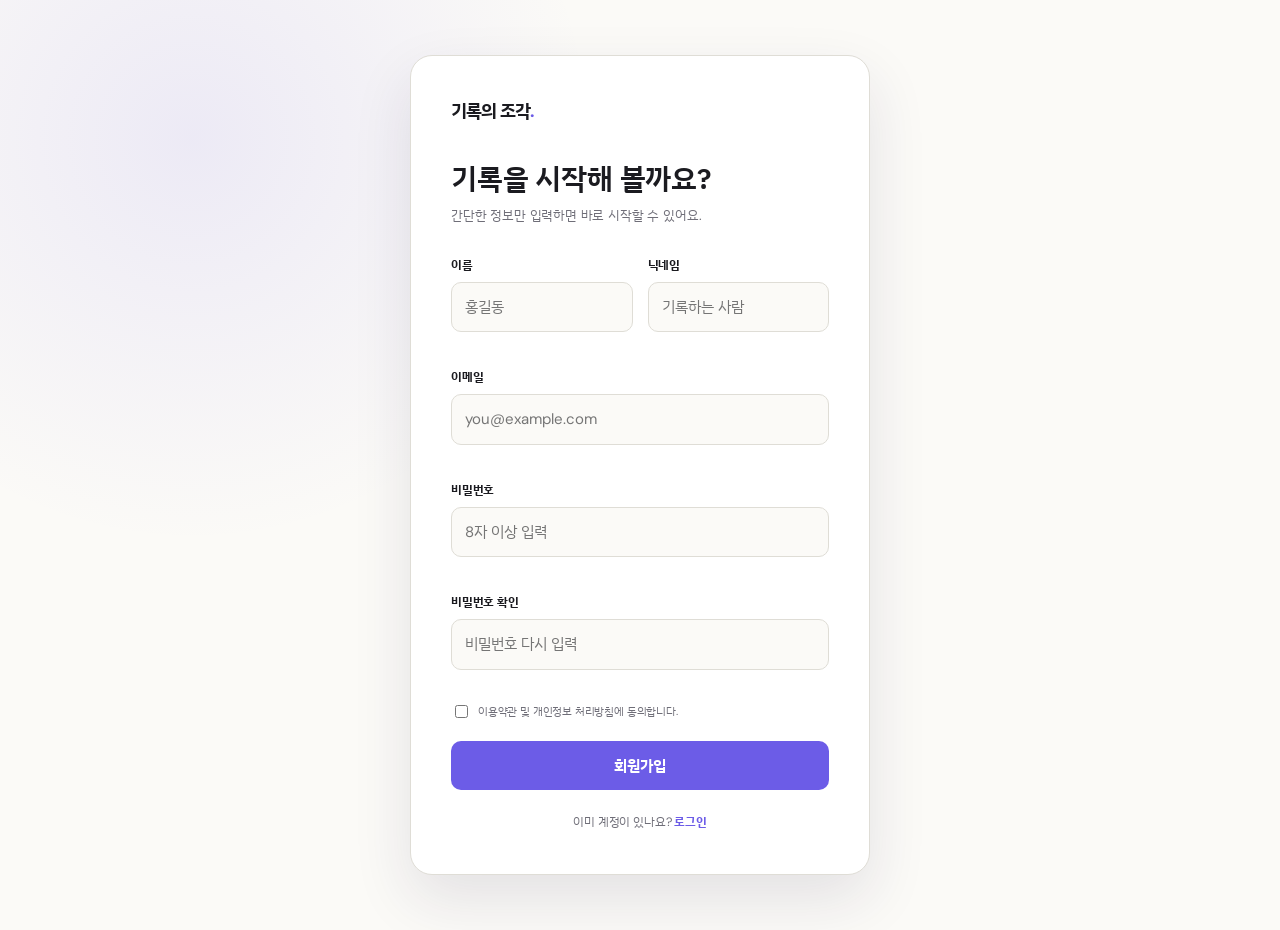
<file: signup.html>
<!doctype html><html lang="ko"><head><meta charset="UTF-8"><meta name="viewport" content="width=device-width,initial-scale=1"><title>회원가입 | 기록의 조각</title><link href="https://fonts.googleapis.com/css2?family=DM+Sans:wght@400;500;600;700&family=IBM+Plex+Sans+KR:wght@400;500;600;700&display=swap" rel="stylesheet"><link rel="stylesheet" href="css/style.css"><script src="js/main.js" defer></script></head><body><main class="auth-shell"><section class="auth-card"><a class="logo" href="index.html">기록의 조각<span>.</span></a><h1>기록을 시작해 볼까요?</h1><p class="auth-intro">간단한 정보만 입력하면 바로 시작할 수 있어요.</p><form data-auth-form="signup" novalidate><div class="form-row"><div class="form-group"><label for="name">이름</label><input class="form-control" id="name" type="text" placeholder="홍길동" autocomplete="name" required><small class="field-error"></small></div><div class="form-group"><label for="nickname">닉네임</label><input class="form-control" id="nickname" type="text" placeholder="기록하는 사람" required><small class="field-error"></small></div></div><div class="form-group"><label for="email">이메일</label><input class="form-control" id="email" type="email" placeholder="you@example.com" autocomplete="email" required><small class="field-error"></small></div><div class="form-group"><label for="password">비밀번호</label><input class="form-control" id="password" type="password" placeholder="8자 이상 입력" autocomplete="new-password" data-minlength="8" required><small class="field-error"></small></div><div class="form-group"><label for="password-confirm">비밀번호 확인</label><input class="form-control" id="password-confirm" type="password" placeholder="비밀번호 다시 입력" autocomplete="new-password" required><small class="field-error"></small></div><div class="form-help"><label class="check-label"><input type="checkbox" required> 이용약관 및 개인정보 처리방침에 동의합니다.</label></div><button class="full-button" type="submit">회원가입</button></form><p class="auth-switch">이미 계정이 있나요? <a href="login.html">로그인</a></p></section></main><div class="toast" role="status" aria-live="polite"></div></body></html>
</file>
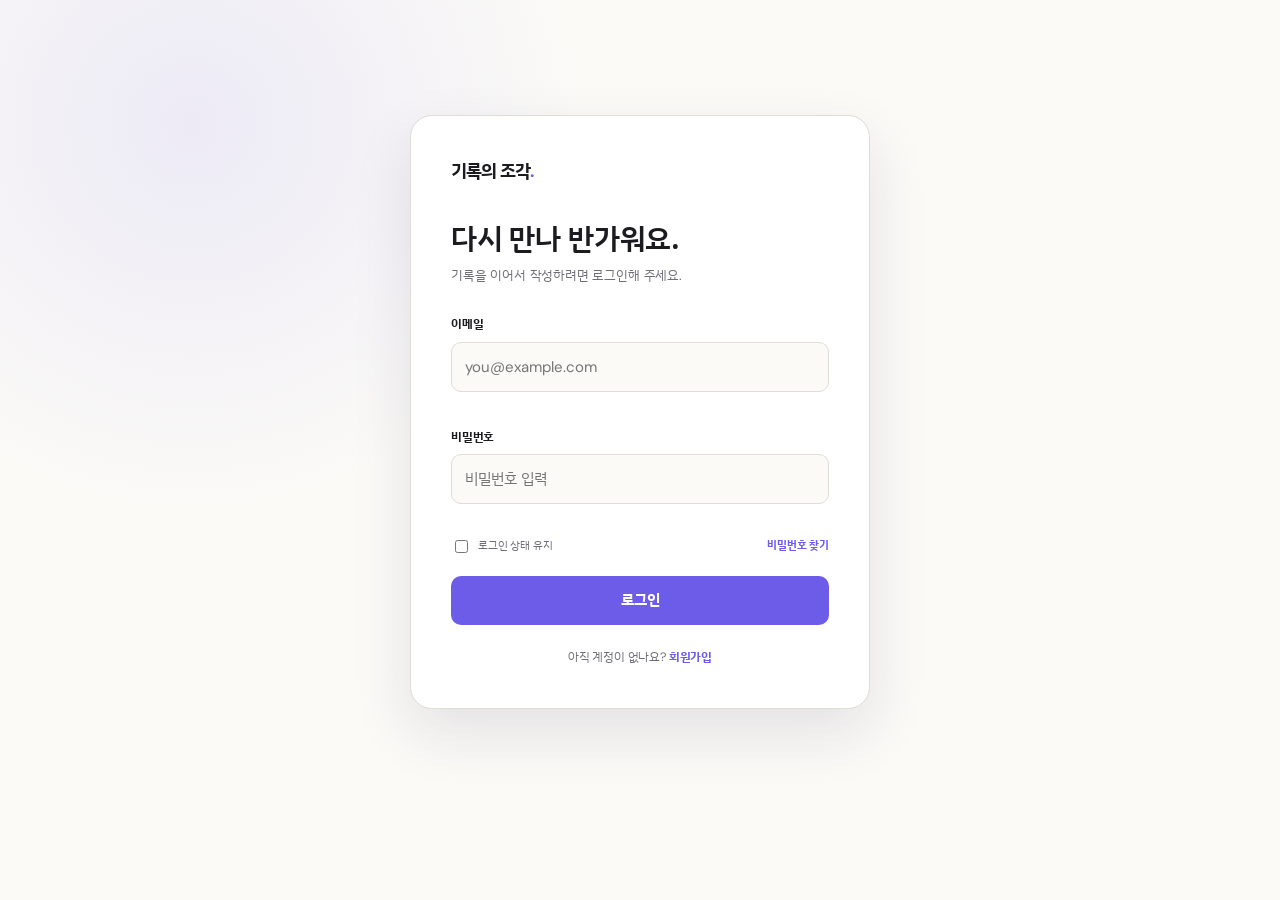
<file: write.html>
<!doctype html><html lang="ko"><head><meta charset="UTF-8"><meta name="viewport" content="width=device-width,initial-scale=1"><title>글쓰기 | 기록의 조각</title><link href="https://fonts.googleapis.com/css2?family=DM+Sans:wght@400;500;600;700&family=IBM+Plex+Sans+KR:wght@400;500;600;700&display=swap" rel="stylesheet"><link rel="stylesheet" href="css/style.css"><script src="js/main.js" defer></script></head><body data-requires-auth><a class="skip-link" href="#main-content">본문으로 바로가기</a>
<header class="site-header"><div class="container header-inner"><a class="logo" href="index.html">기록의 조각<span>.</span></a><nav class="site-nav"><button class="menu-toggle" aria-expanded="false"><span class="sr-only">메뉴 열기</span><span></span><span></span><span></span></button><ul class="nav-list"><li><a href="index.html">글</a></li><li><a href="profile.html">프로필</a></li><li><a class="is-active" href="write.html">글쓰기</a></li></ul></nav><div class="header-actions"><button class="theme-toggle" aria-label="다크 모드로 전환"><span class="theme-icon">☾</span></button><a class="text-button" href="profile.html">내 프로필</a></div></div></header>
<main id="main-content"><section class="write-shell"><p class="eyebrow">NEW STORY</p><h1 id="write-heading">새로운 기록</h1><form id="write-form"><div class="form-group"><label for="post-title">제목</label><input class="form-control" id="post-title" type="text" maxlength="120" placeholder="이야기의 제목을 입력하세요" required></div><div class="form-row"><div class="form-group"><label for="post-category">카테고리</label><select class="form-control" id="post-category"><option>개발</option><option>회고</option><option>일상</option><option>책</option></select></div><div class="form-group"><label for="post-tags">태그</label><input class="form-control" id="post-tags" type="text" maxlength="300" placeholder="쉼표로 구분해 주세요"></div></div><div class="form-group"><label for="post-summary">한 줄 소개</label><input class="form-control" id="post-summary" type="text" maxlength="300" placeholder="목록에 표시할 짧은 소개"></div><div class="form-group"><label for="post-body">본문</label><div class="write-toolbar" aria-label="텍스트 서식"><button type="button" data-format="bold" title="굵게">B</button><button type="button" data-format="italic" title="기울임">I</button><button type="button" data-format="quote" title="인용">“</button><button type="button" data-format="link" title="링크">↗</button></div><textarea class="form-control editor" id="post-body" maxlength="30000" placeholder="당신의 이야기를 들려주세요..." required></textarea></div><div class="write-actions"><a class="secondary-button cancel-link" href="profile.html">취소</a><button class="secondary-button" id="save-draft" type="button">임시 저장</button><button class="primary-button" id="publish-post" type="submit">글 발행하기</button></div></form></section></main><footer class="site-footer"><div class="container"><a class="logo" href="index.html">기록의 조각<span>.</span></a><div></div><p>© <span id="current-year"></span> 기록의 조각.</p></div></footer><div class="toast" role="status" aria-live="polite"></div></body></html>
</file>
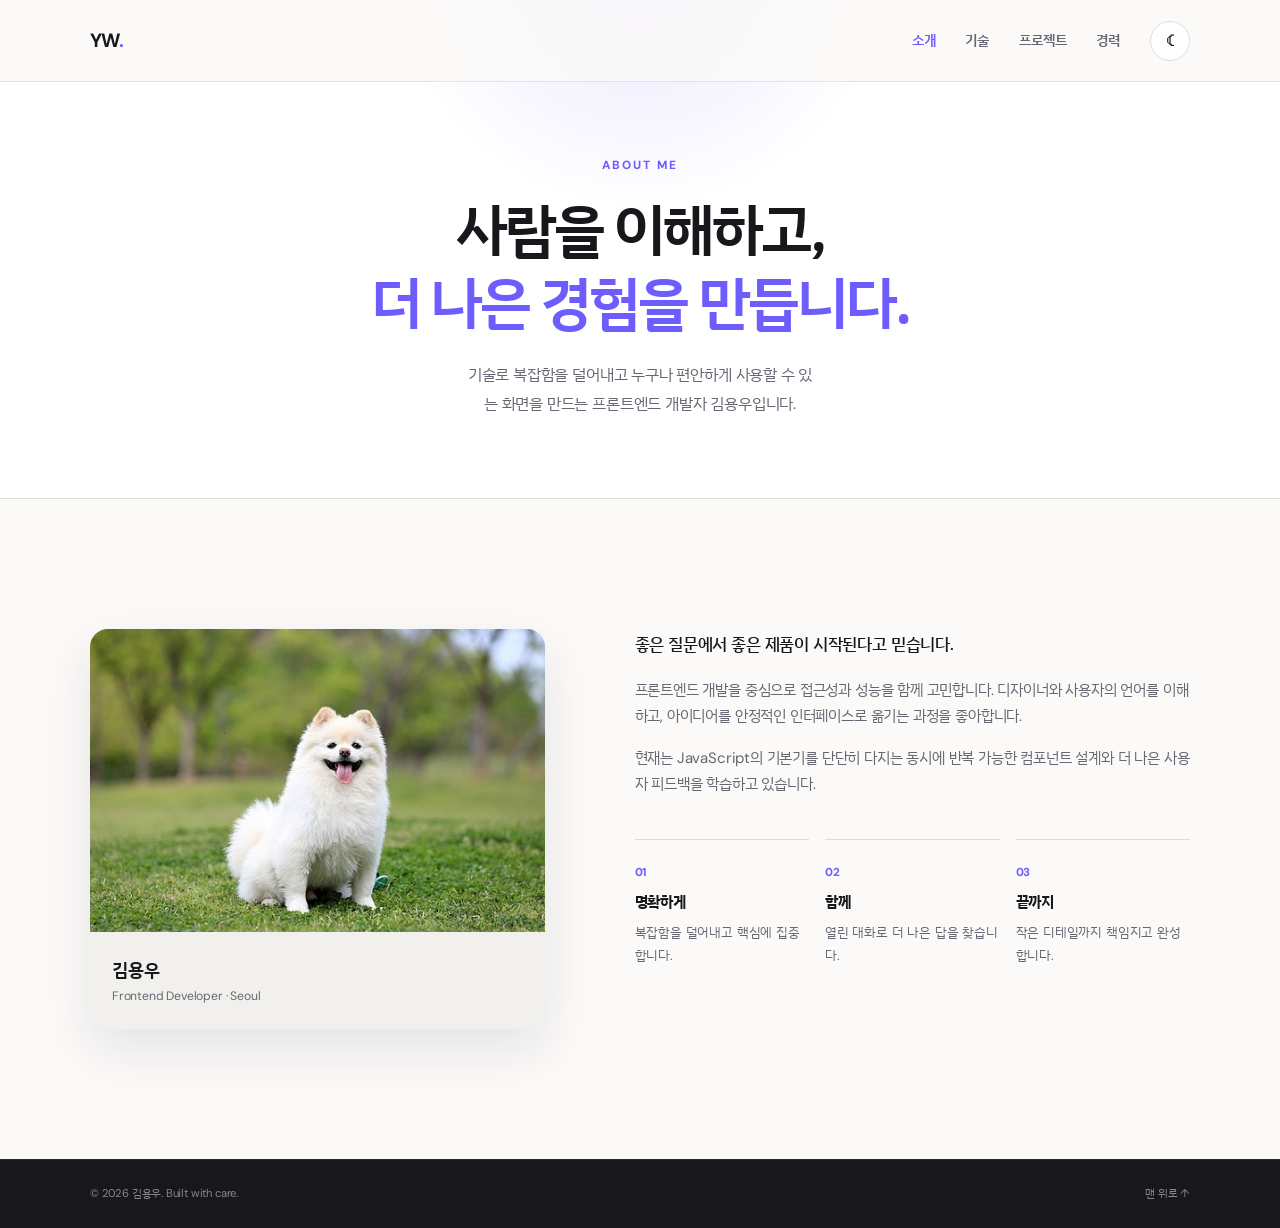
<file: frontend/about.html>
<!doctype html>
<html lang="ko">
<head>
  <meta charset="UTF-8">
  <meta name="viewport" content="width=device-width, initial-scale=1.0">
  <meta name="description" content="프론트엔드 개발자 김용우의 소개와 일하는 방식을 확인하세요.">
  <title>소개 | 김용우</title>
  <link rel="preconnect" href="https://fonts.googleapis.com">
  <link rel="preconnect" href="https://fonts.gstatic.com" crossorigin>
  <link href="https://fonts.googleapis.com/css2?family=DM+Sans:wght@400;500;600;700&amp;family=IBM+Plex+Sans+KR:wght@300;400;500;600;700&amp;display=swap" rel="stylesheet">
  <link rel="stylesheet" href="css/style.css">
  <script src="js/main.js" defer></script>
</head>
<body>
  <a class="skip-link" href="#main-content">본문으로 바로가기</a>
  <header class="site-header" id="top">
    <div class="container header-inner">
      <a class="logo" href="index.html" aria-label="홈으로 이동">YW<span>.</span></a>
      <nav class="site-nav" aria-label="주요 메뉴">
        <button class="menu-toggle" type="button" aria-expanded="false" aria-controls="nav-list"><span class="sr-only">메뉴 열기</span><span></span><span></span><span></span></button>
        <ul class="nav-list" id="nav-list">
          <li><a class="is-active" aria-current="page" href="about.html">소개</a></li>
          <li><a href="skills.html">기술</a></li>
          <li><a href="projects.html">프로젝트</a></li>
          <li><a href="index.html#experience">경력</a></li>
        </ul>
      </nav>
      <button class="theme-toggle" type="button" aria-label="다크 모드로 전환" title="테마 전환"><span class="theme-icon" aria-hidden="true">☾</span></button>
    </div>
  </header>
  <main id="main-content" class="subpage-main">
    <section class="subpage-hero">
      <div class="container reveal">
        <p class="section-number">ABOUT ME</p>
        <h1>사람을 이해하고,<br><span>더 나은 경험을 만듭니다.</span></h1>
        <p>기술로 복잡함을 덜어내고 누구나 편안하게 사용할 수 있는 화면을 만드는 프론트엔드 개발자 김용우입니다.</p>
      </div>
    </section>
    <section class="section subpage-content" id="about">
      <div class="container about-grid">
        <div class="profile-summary reveal">
          <img src="assets/images/dog.jpg" alt="잔디밭에 앉아 있는 흰색 강아지 프로필 사진">
          <div><strong>김용우</strong><span>Frontend Developer · Seoul</span></div>
        </div>
        <div class="about-content reveal">
          <p class="lead">좋은 질문에서 좋은 제품이 시작된다고 믿습니다.</p>
          <p>프론트엔드 개발을 중심으로 접근성과 성능을 함께 고민합니다. 디자이너와 사용자의 언어를 이해하고, 아이디어를 안정적인 인터페이스로 옮기는 과정을 좋아합니다.</p>
          <p>현재는 JavaScript의 기본기를 단단히 다지는 동시에 반복 가능한 컴포넌트 설계와 더 나은 사용자 피드백을 학습하고 있습니다.</p>
          <div class="principles">
            <div><span>01</span><strong>명확하게</strong><p>복잡함을 덜어내고 핵심에 집중합니다.</p></div>
            <div><span>02</span><strong>함께</strong><p>열린 대화로 더 나은 답을 찾습니다.</p></div>
            <div><span>03</span><strong>끝까지</strong><p>작은 디테일까지 책임지고 완성합니다.</p></div>
          </div>
        </div>
      </div>
    </section>
  </main>
  <footer class="site-footer"><div class="container"><p>© <span id="current-year"></span> 김용우. Built with care.</p><a href="#top">맨 위로 <span aria-hidden="true">↑</span></a></div></footer>
</body>
</html>
</file>
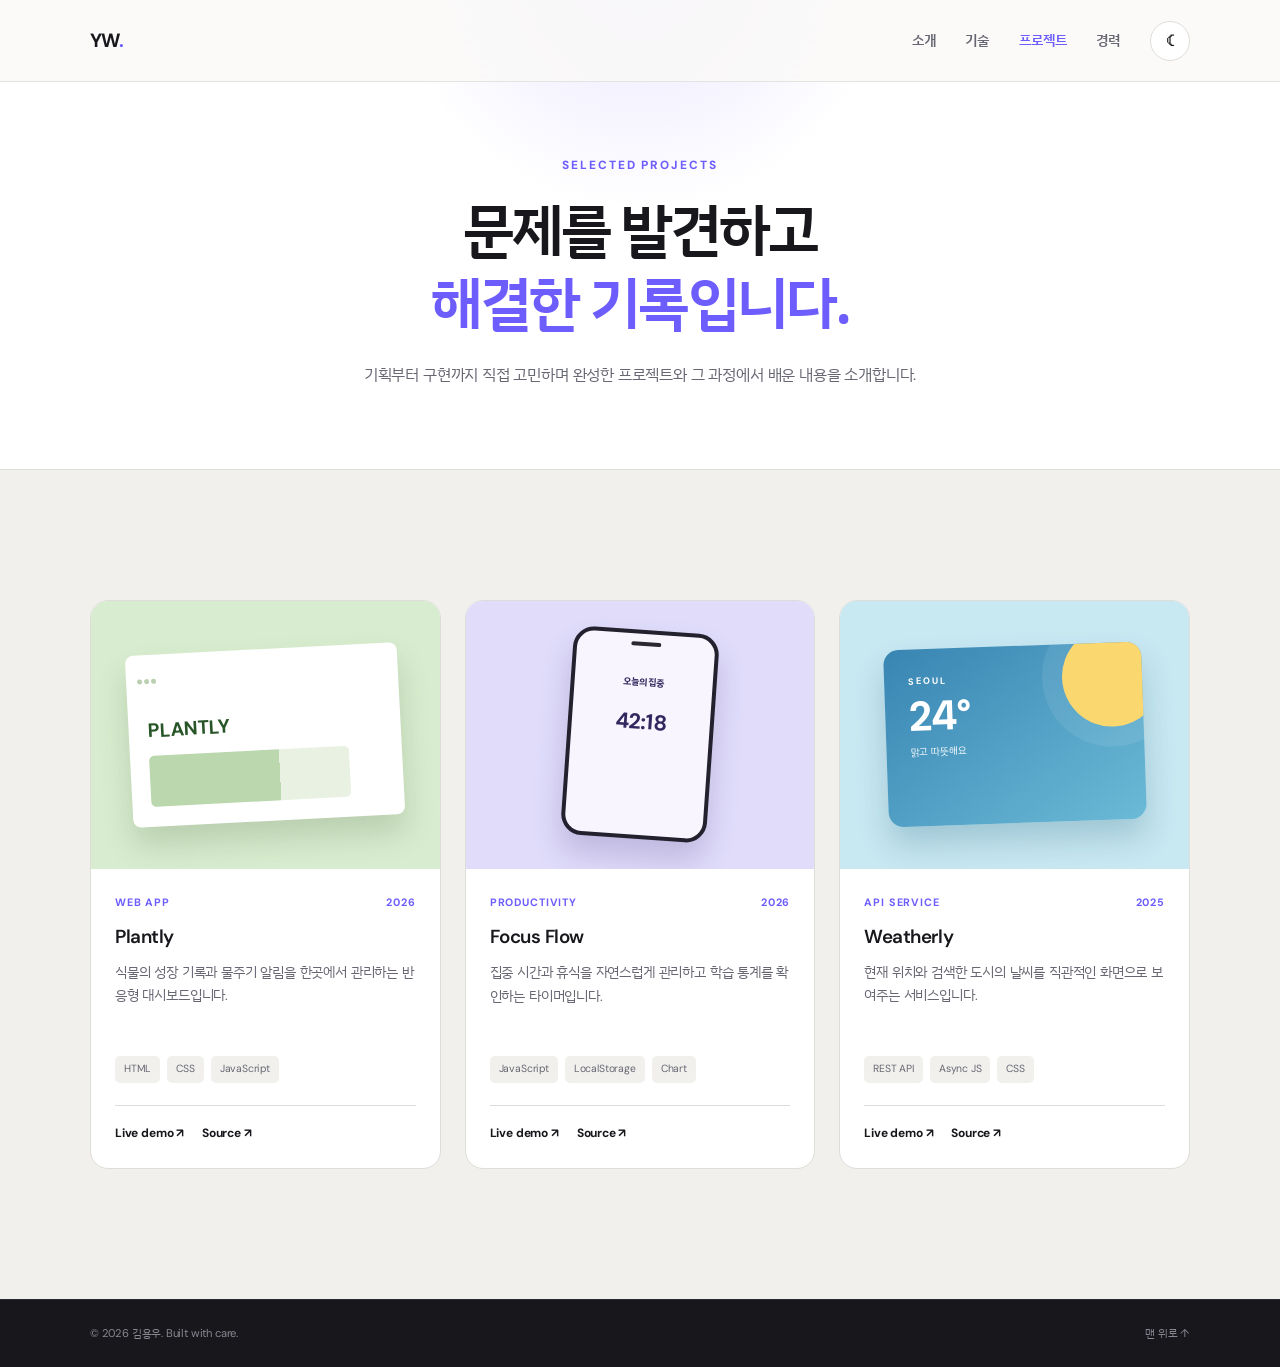
<file: frontend/projects.html>
<!doctype html>
<html lang="ko">
<head>
  <meta charset="UTF-8">
  <meta name="viewport" content="width=device-width, initial-scale=1.0">
  <meta name="description" content="프론트엔드 개발자 김용우의 주요 프로젝트를 소개합니다.">
  <title>프로젝트 | 김용우</title>
  <link rel="preconnect" href="https://fonts.googleapis.com"><link rel="preconnect" href="https://fonts.gstatic.com" crossorigin>
  <link href="https://fonts.googleapis.com/css2?family=DM+Sans:wght@400;500;600;700&amp;family=IBM+Plex+Sans+KR:wght@300;400;500;600;700&amp;display=swap" rel="stylesheet">
  <link rel="stylesheet" href="css/style.css"><script src="js/main.js" defer></script>
</head>
<body>
  <a class="skip-link" href="#main-content">본문으로 바로가기</a>
  <header class="site-header" id="top"><div class="container header-inner">
    <a class="logo" href="index.html" aria-label="홈으로 이동">YW<span>.</span></a>
    <nav class="site-nav" aria-label="주요 메뉴"><button class="menu-toggle" type="button" aria-expanded="false" aria-controls="nav-list"><span class="sr-only">메뉴 열기</span><span></span><span></span><span></span></button><ul class="nav-list" id="nav-list">
      <li><a href="about.html">소개</a></li><li><a href="skills.html">기술</a></li><li><a class="is-active" aria-current="page" href="projects.html">프로젝트</a></li><li><a href="index.html#experience">경력</a></li>
    </ul></nav>
    <button class="theme-toggle" type="button" aria-label="다크 모드로 전환" title="테마 전환"><span class="theme-icon" aria-hidden="true">☾</span></button>
  </div></header>
  <main id="main-content" class="subpage-main">
    <section class="subpage-hero"><div class="container reveal"><p class="section-number">SELECTED PROJECTS</p><h1>문제를 발견하고<br><span>해결한 기록입니다.</span></h1><p>기획부터 구현까지 직접 고민하며 완성한 프로젝트와 그 과정에서 배운 내용을 소개합니다.</p></div></section>
    <section class="section projects subpage-content" id="projects"><div class="container"><div class="projects-grid">
      <article class="project-card reveal"><div class="project-cover cover-one"><span class="mock-browser"><i></i><i></i><i></i><b>PLANTLY</b><em></em></span></div><div class="project-body"><div class="project-meta"><span>Web App</span><span>2026</span></div><h2>Plantly</h2><p>식물의 성장 기록과 물주기 알림을 한곳에서 관리하는 반응형 대시보드입니다.</p><ul class="tags"><li>HTML</li><li>CSS</li><li>JavaScript</li></ul><div class="project-links"><a href="#">Live demo ↗</a><a href="#">Source ↗</a></div></div></article>
      <article class="project-card reveal"><div class="project-cover cover-two"><span class="phone-mock"><i></i><b>오늘의 집중</b><em>42:18</em></span></div><div class="project-body"><div class="project-meta"><span>Productivity</span><span>2026</span></div><h2>Focus Flow</h2><p>집중 시간과 휴식을 자연스럽게 관리하고 학습 통계를 확인하는 타이머입니다.</p><ul class="tags"><li>JavaScript</li><li>LocalStorage</li><li>Chart</li></ul><div class="project-links"><a href="#">Live demo ↗</a><a href="#">Source ↗</a></div></div></article>
      <article class="project-card reveal"><div class="project-cover cover-three"><span class="weather-mock"><b>SEOUL</b><strong>24°</strong><em>맑고 따뜻해요</em><i></i></span></div><div class="project-body"><div class="project-meta"><span>API Service</span><span>2025</span></div><h2>Weatherly</h2><p>현재 위치와 검색한 도시의 날씨를 직관적인 화면으로 보여주는 서비스입니다.</p><ul class="tags"><li>REST API</li><li>Async JS</li><li>CSS</li></ul><div class="project-links"><a href="#">Live demo ↗</a><a href="#">Source ↗</a></div></div></article>
    </div></div></section>
  </main>
  <footer class="site-footer"><div class="container"><p>© <span id="current-year"></span> 김용우. Built with care.</p><a href="#top">맨 위로 <span aria-hidden="true">↑</span></a></div></footer>
</body>
</html>
</file>
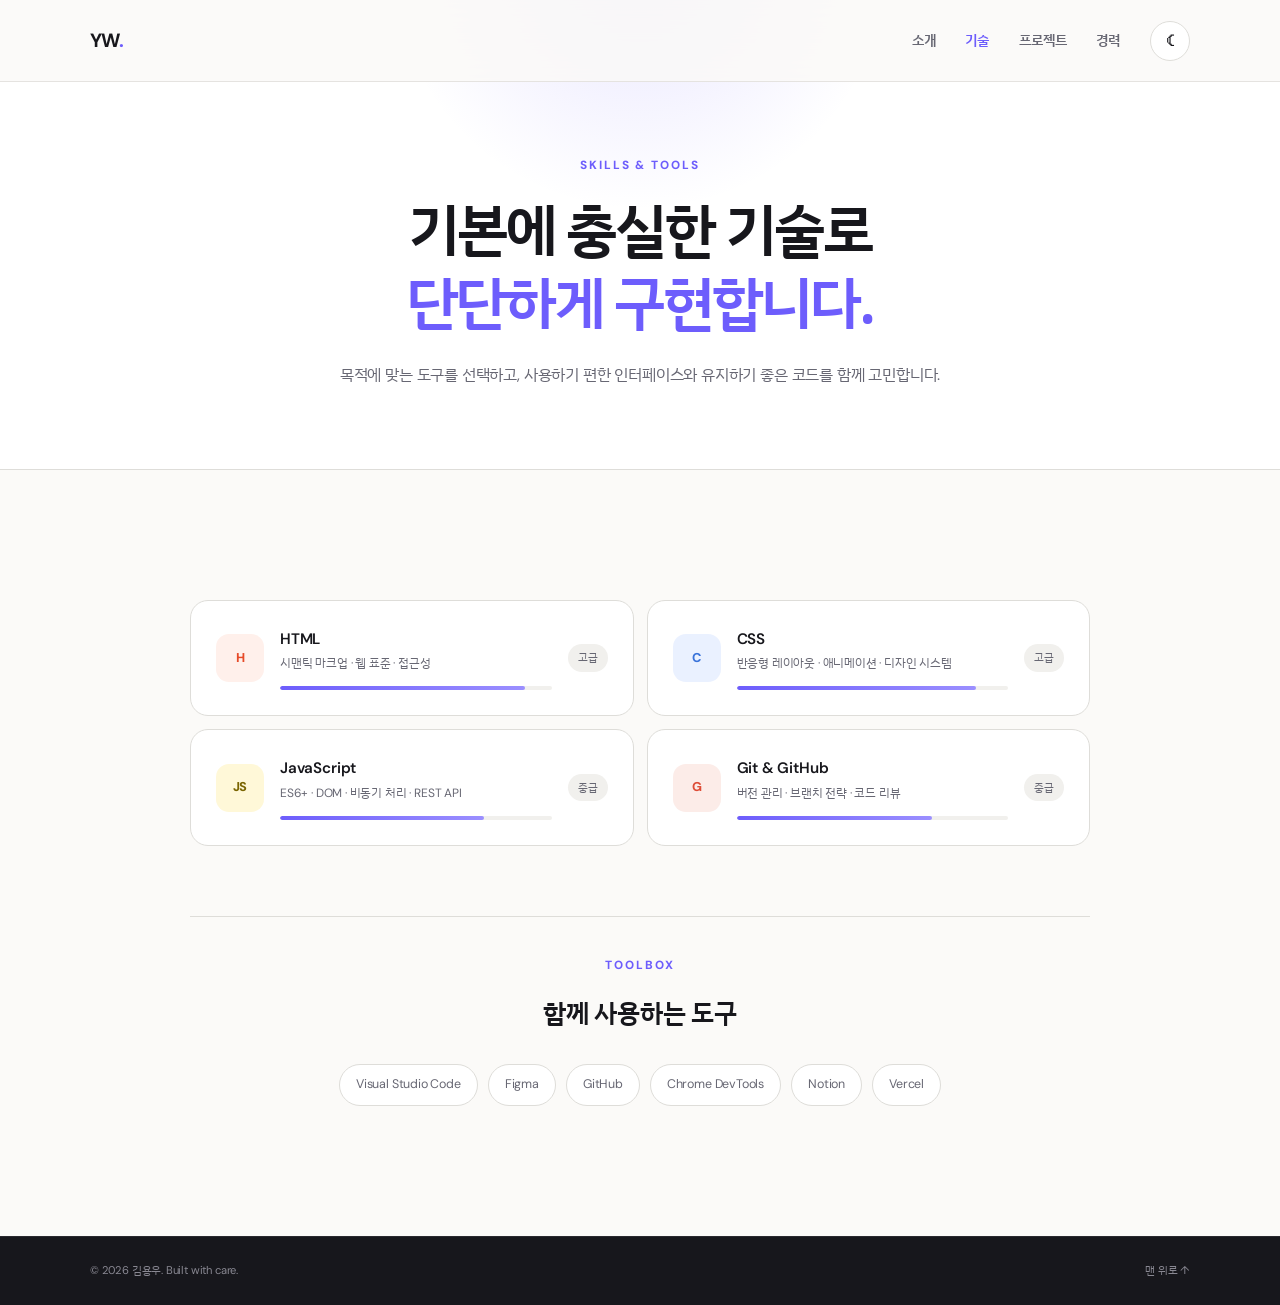
<file: frontend/skills.html>
<!doctype html>
<html lang="ko">
<head>
  <meta charset="UTF-8">
  <meta name="viewport" content="width=device-width, initial-scale=1.0">
  <meta name="description" content="프론트엔드 개발자 김용우가 사용하는 기술과 도구를 소개합니다.">
  <title>기술 | 김용우</title>
  <link rel="preconnect" href="https://fonts.googleapis.com">
  <link rel="preconnect" href="https://fonts.gstatic.com" crossorigin>
  <link href="https://fonts.googleapis.com/css2?family=DM+Sans:wght@400;500;600;700&amp;family=IBM+Plex+Sans+KR:wght@300;400;500;600;700&amp;display=swap" rel="stylesheet">
  <link rel="stylesheet" href="css/style.css">
  <script src="js/main.js" defer></script>
</head>
<body>
  <a class="skip-link" href="#main-content">본문으로 바로가기</a>
  <header class="site-header" id="top"><div class="container header-inner">
    <a class="logo" href="index.html" aria-label="홈으로 이동">YW<span>.</span></a>
    <nav class="site-nav" aria-label="주요 메뉴"><button class="menu-toggle" type="button" aria-expanded="false" aria-controls="nav-list"><span class="sr-only">메뉴 열기</span><span></span><span></span><span></span></button><ul class="nav-list" id="nav-list">
      <li><a href="about.html">소개</a></li><li><a class="is-active" aria-current="page" href="skills.html">기술</a></li><li><a href="projects.html">프로젝트</a></li><li><a href="index.html#experience">경력</a></li>
    </ul></nav>
    <button class="theme-toggle" type="button" aria-label="다크 모드로 전환" title="테마 전환"><span class="theme-icon" aria-hidden="true">☾</span></button>
  </div></header>
  <main id="main-content" class="subpage-main">
    <section class="subpage-hero"><div class="container reveal"><p class="section-number">SKILLS & TOOLS</p><h1>기본에 충실한 기술로<br><span>단단하게 구현합니다.</span></h1><p>목적에 맞는 도구를 선택하고, 사용하기 편한 인터페이스와 유지하기 좋은 코드를 함께 고민합니다.</p></div></section>
    <section class="section subpage-content" id="skills"><div class="container">
      <div class="skills-grid detailed-skills">
        <article class="skill-card reveal"><div class="skill-icon html">H</div><div><h2>HTML</h2><p>시맨틱 마크업 · 웹 표준 · 접근성</p><div class="skill-meter"><span style="width: 90%"></span></div></div><span>고급</span></article>
        <article class="skill-card reveal"><div class="skill-icon css">C</div><div><h2>CSS</h2><p>반응형 레이아웃 · 애니메이션 · 디자인 시스템</p><div class="skill-meter"><span style="width: 88%"></span></div></div><span>고급</span></article>
        <article class="skill-card reveal"><div class="skill-icon js">JS</div><div><h2>JavaScript</h2><p>ES6+ · DOM · 비동기 처리 · REST API</p><div class="skill-meter"><span style="width: 75%"></span></div></div><span>중급</span></article>
        <article class="skill-card reveal"><div class="skill-icon git">G</div><div><h2>Git & GitHub</h2><p>버전 관리 · 브랜치 전략 · 코드 리뷰</p><div class="skill-meter"><span style="width: 72%"></span></div></div><span>중급</span></article>
      </div>
      <div class="toolbox reveal"><p class="section-number">TOOLBOX</p><h2>함께 사용하는 도구</h2><ul><li>Visual Studio Code</li><li>Figma</li><li>GitHub</li><li>Chrome DevTools</li><li>Notion</li><li>Vercel</li></ul></div>
    </div></section>
  </main>
  <footer class="site-footer"><div class="container"><p>© <span id="current-year"></span> 김용우. Built with care.</p><a href="#top">맨 위로 <span aria-hidden="true">↑</span></a></div></footer>
</body>
</html>
</file>
<file: css/style.css>
:root{--primary:#6c5ce7;--primary-dark:#5545d4;--bg:#fbfaf7;--surface:#fff;--soft:#f2f0eb;--text:#1b1b20;--muted:#6f6e78;--line:#dfddd6;--radius:20px;--width:1120px;--shadow:0 24px 60px rgba(35,31,70,.11)}
[data-theme=dark]{--bg:#141418;--surface:#1e1e24;--soft:#27272e;--text:#f5f2ed;--muted:#aaa8b1;--line:#38373f;--shadow:0 24px 60px rgba(0,0,0,.3)}
*,*:before,*:after{box-sizing:border-box}html{scroll-behavior:smooth}body{margin:0;background:var(--bg);color:var(--text);font:400 15px/1.75 "DM Sans","IBM Plex Sans KR",sans-serif;letter-spacing:-.012em;transition:.25s}a{color:inherit;text-decoration:none}button,input,textarea,select{color:inherit;font:inherit}button{cursor:pointer}h1,h2,h3,p{margin-top:0}.container{width:min(calc(100% - 40px),var(--width));margin:auto}.sr-only{position:absolute;width:1px;height:1px;margin:-1px;overflow:hidden;clip:rect(0,0,0,0)}.skip-link{position:fixed;z-index:999;top:8px;left:8px;padding:9px 14px;background:var(--text);color:var(--bg);transform:translateY(-150%)}.skip-link:focus{transform:none}:focus-visible{outline:3px solid #ff7657;outline-offset:3px}
.site-header{position:sticky;z-index:100;top:0;height:76px;border-bottom:1px solid var(--line);background:color-mix(in srgb,var(--bg) 88%,transparent);backdrop-filter:blur(18px)}.header-inner{height:100%;display:flex;align-items:center}.logo{font-size:1.12rem;font-weight:700;letter-spacing:-.045em;white-space:nowrap}.logo span{color:var(--primary)}.site-nav{margin-left:auto}.nav-list{position:fixed;top:76px;left:20px;right:20px;display:none;margin:0;padding:13px;list-style:none;border:1px solid var(--line);border-radius:14px;background:var(--surface);box-shadow:var(--shadow)}.nav-list.is-open{display:grid}.nav-list a{display:block;padding:9px 12px;color:var(--muted);font-size:.83rem;font-weight:600}.nav-list a:hover,.nav-list a.is-active{color:var(--primary)}.menu-toggle,.theme-toggle{display:grid;place-items:center;width:38px;height:38px;padding:0;border:0;background:transparent}.menu-toggle{gap:4px}.menu-toggle>span:not(.sr-only){width:19px;height:2px;background:currentColor}.theme-toggle{border:1px solid var(--line);border-radius:50%}.header-actions{display:flex;align-items:center;gap:7px;margin-left:8px}.text-button,.mini-button{display:none;font-size:.78rem;font-weight:700}.mini-button{padding:8px 14px;border-radius:9px;background:var(--text);color:var(--bg)}
.blog-hero{position:relative;overflow:hidden;padding:112px 0 105px;text-align:center}.blog-hero-inner{position:relative;z-index:1;max-width:820px}.eyebrow,.section-label{margin-bottom:17px;color:var(--primary);font-size:.7rem;font-weight:800;letter-spacing:.19em}.blog-hero h1{margin:0;font-family:"IBM Plex Sans KR";font-size:clamp(2.6rem,9vw,5.1rem);font-weight:600;line-height:1.15;letter-spacing:-.065em}.blog-hero h1 span{color:var(--primary)}.blog-hero p:not(.eyebrow){max-width:570px;margin:26px auto 31px;color:var(--muted);font-size:1rem}.hero-orb{position:absolute;border-radius:50%}.orb-one{width:460px;height:460px;top:-240px;right:-160px;background:radial-gradient(circle,rgba(108,92,231,.16),transparent 67%)}.orb-two{width:360px;height:360px;bottom:-230px;left:-110px;background:radial-gradient(circle,rgba(255,118,87,.12),transparent 68%)}.button{display:inline-flex;align-items:center;gap:15px;padding:12px 21px;border-radius:10px;font-size:.82rem;font-weight:700}.button-primary{background:var(--primary);color:#fff;box-shadow:0 12px 25px rgba(108,92,231,.22)}
.section{padding:88px 0}.posts-section{border-top:1px solid var(--line);background:var(--surface)}.section-top{display:flex;flex-direction:column;gap:20px;margin-bottom:24px}.section-top h2{margin:0;font:600 clamp(1.8rem,5vw,2.55rem) "IBM Plex Sans KR";letter-spacing:-.05em}.section-label{margin-bottom:5px}.search-box{display:flex;align-items:center;gap:8px;width:100%;padding:0 13px;border:1px solid var(--line);border-radius:10px;background:var(--bg);color:var(--muted)}.search-box input{width:100%;height:42px;border:0;outline:0;background:transparent}.category-tabs{display:flex;gap:7px;margin-bottom:32px;overflow:auto}.category-tabs button{padding:7px 14px;border:1px solid var(--line);border-radius:30px;background:transparent;color:var(--muted);font-size:.76rem}.category-tabs .is-active{border-color:var(--text);background:var(--text);color:var(--bg)}.featured-post{display:grid;margin-bottom:52px;overflow:hidden;border:1px solid var(--line);border-radius:var(--radius);background:var(--bg)}.featured-visual,.card-cover{position:relative;display:grid;place-items:center;overflow:hidden}.featured-visual{min-height:340px}.featured-visual>span,.card-cover>span{position:absolute;top:18px;left:20px;color:#ffffffbf;font-size:.68rem}.visual-purple{background:linear-gradient(145deg,#6e5be8,#957eec)}.visual-green{background:#4c806d}.visual-orange{background:#e78059}.visual-blue{background:#527aa8}.visual-navy{background:#3e405e}.code-window{width:75%;padding:18px;border-radius:11px;background:#fff;color:#2e285e;box-shadow:0 20px 45px #281c5f40;transform:rotate(-3deg)}.code-window i{display:inline-block;width:6px;height:6px;margin-right:3px;border-radius:50%;background:#d5d1e9}.code-window b,.code-window em{display:block;font-style:normal}.code-window b{margin-top:35px;font-size:1.6rem}.code-window em{color:#8276c5}.featured-copy{align-self:center;padding:32px}.post-meta{display:flex;flex-wrap:wrap;gap:10px;color:var(--muted);font-size:.67rem}.post-meta span:first-child{color:var(--primary);font-weight:800}.featured-copy h3{margin:14px 0 17px;font:600 clamp(1.7rem,5vw,2.5rem)/1.35 "IBM Plex Sans KR";letter-spacing:-.045em}.featured-copy>p,.card-body>p{color:var(--muted)}.read-more{display:inline-flex;gap:14px;margin-top:8px;font-size:.77rem;font-weight:700}.read-more span{color:var(--primary)}.post-grid{display:grid;gap:23px}.post-card{overflow:hidden;border:1px solid var(--line);border-radius:var(--radius);background:var(--surface);transition:.22s}.post-card:hover{transform:translateY(-5px);box-shadow:var(--shadow)}.card-cover{aspect-ratio:1.55}.terminal-art{width:76%;padding:20px;border-radius:8px;background:#17241f;color:#c4efd9;font:600 .8rem/1.6 monospace;transform:rotate(2deg)}.terminal-art span{display:block;color:#7eac96}.sun-art{display:grid;place-items:center;gap:13px;color:#fff;font-size:.73rem}.sun-art i{width:85px;height:85px;border-radius:50%;background:#ffcf70;box-shadow:0 0 0 17px #ffffff14}.book-art{display:flex;align-items:flex-end;gap:7px}.book-art i{width:38px;height:110px;border:2px solid #ffffffa6;border-radius:3px;background:#f7dfad;transform:rotate(-5deg)}.book-art i:nth-child(2){height:92px;background:#d1e4ee}.book-art i:nth-child(3){height:120px;background:#d7b8a4;transform:rotate(7deg)}.grid-art{display:grid;grid-template-columns:repeat(2,70px);gap:7px;transform:rotate(-5deg)}.grid-art i{height:57px;border-radius:7px;background:#f3efff}.grid-art i:nth-child(2),.grid-art i:nth-child(3){background:#9c93d1}.card-body{padding:23px}.card-body h3{margin:10px 0;font:600 1.06rem/1.5 "IBM Plex Sans KR"}.card-body>p{min-height:50px;font-size:.8rem}.empty-state{padding:60px;text-align:center;color:var(--muted)}
.newsletter{padding:95px 0;background:#19191f;color:#fff}.newsletter-inner{display:grid;gap:38px}.newsletter span{color:#9e91ff;font-size:.68rem;font-weight:800;letter-spacing:.17em}.newsletter h2{margin:12px 0 0;font:600 clamp(1.8rem,5vw,2.7rem)/1.35 "IBM Plex Sans KR"}.subscribe-control{display:flex;max-width:450px;padding:5px;border:1px solid #44444d;border-radius:11px;background:#23232a}.subscribe-control input{min-width:0;flex:1;padding:0 12px;border:0;outline:0;background:transparent;color:#fff}.subscribe-control button{padding:11px 16px;border:0;border-radius:8px;background:#7768ec;color:#fff}.newsletter form p{margin:8px 0;color:#83828c;font-size:.68rem}.site-footer{padding:42px 0;border-top:1px solid var(--line);color:var(--muted);font-size:.7rem}.site-footer .container{display:grid;gap:20px}.site-footer p{margin:4px 0}.footer-links{display:flex;gap:19px}
/* pages and forms */
.page-main{min-height:calc(100vh - 76px)}.page-heading{padding:100px 0 65px;text-align:center}.page-heading h1{margin:0;font:600 clamp(2.2rem,7vw,4rem) "IBM Plex Sans KR";letter-spacing:-.055em}.page-heading>div>p:last-child{max-width:550px;margin:17px auto 0;color:var(--muted)}.content-section{padding:0 0 100px}.auth-shell{min-height:calc(100vh - 76px);display:grid;place-items:center;padding:55px 20px;background:radial-gradient(circle at 15% 15%,#6c5ce71a,transparent 30%)}.auth-card{width:min(100%,460px);padding:32px;border:1px solid var(--line);border-radius:22px;background:var(--surface);box-shadow:var(--shadow)}.auth-card .logo{display:inline-block;margin-bottom:32px}.auth-card h1{margin-bottom:7px;font:600 1.8rem "IBM Plex Sans KR"}.auth-intro{margin-bottom:27px;color:var(--muted);font-size:.83rem}.form-group{margin-bottom:17px}.form-group label{display:block;margin-bottom:6px;font-size:.76rem;font-weight:700}.form-control{width:100%;min-height:48px;padding:11px 13px;border:1px solid var(--line);border-radius:10px;outline:0;background:var(--bg)}.form-control:focus{border-color:var(--primary)}textarea.form-control{resize:vertical}.form-row{display:grid;gap:15px}.form-help{display:flex;justify-content:space-between;margin:-3px 0 20px;color:var(--muted);font-size:.7rem}.check-label{display:flex;align-items:center;gap:7px}.form-help a,.auth-switch a{color:var(--primary);font-weight:700}.full-button{width:100%;min-height:49px;border:0;border-radius:10px;background:var(--primary);color:#fff;font-weight:700}.auth-switch{margin:22px 0 0;text-align:center;color:var(--muted);font-size:.76rem}.field-error{display:block;min-height:18px;color:#db4f42;font-size:.67rem}
.profile-layout{display:grid;gap:32px}.profile-card{align-self:start;padding:26px;border:1px solid var(--line);border-radius:var(--radius);background:var(--surface);text-align:center}.avatar{width:126px;height:126px;margin:0 auto 17px;border-radius:50%;object-fit:cover}.profile-card h2{margin:0}.profile-card .role{color:var(--primary);font-size:.75rem;font-weight:700}.profile-card>p,.profile-content p{color:var(--muted)}.profile-socials{display:flex;justify-content:center;gap:10px}.profile-socials a{padding:7px 11px;border:1px solid var(--line);border-radius:8px;font-size:.69rem}.profile-content section{padding-bottom:35px;margin-bottom:35px;border-bottom:1px solid var(--line)}.profile-content h2{font:600 1.45rem "IBM Plex Sans KR"}.interest-list{display:flex;flex-wrap:wrap;gap:8px}.interest-list span,.article-tags span{padding:7px 12px;border-radius:20px;background:var(--soft);color:var(--muted);font-size:.72rem}.stat-list{display:grid;grid-template-columns:repeat(3,1fr);gap:10px}.stat-list div{padding:17px;border-radius:12px;background:var(--soft);text-align:center}.stat-list strong,.stat-list span{display:block}.stat-list span{color:var(--muted);font-size:.65rem}
.article-wrap{width:min(calc(100% - 40px),760px);margin:auto}.article-header{padding:95px 0 48px;text-align:center}.article-header h1{margin:17px 0;font:600 clamp(2rem,6vw,3.5rem)/1.3 "IBM Plex Sans KR";letter-spacing:-.055em}.article-header .post-meta{justify-content:center}.article-lead{color:var(--muted);font-size:1.02rem}.article-hero{height:clamp(300px,48vw,520px);margin-bottom:60px;border-radius:24px}.article-body{font-size:1rem;line-height:2}.article-body h2{margin:54px 0 16px;font:600 1.65rem "IBM Plex Sans KR"}.article-body p{color:var(--muted)}.article-body blockquote{margin:35px 0;padding:22px 25px;border-left:4px solid var(--primary);background:var(--soft);font-size:1.08rem;font-weight:500}.article-tags{display:flex;gap:7px;margin:55px 0;padding-top:25px;border-top:1px solid var(--line)}.author-box{display:flex;gap:18px;padding:25px;border-radius:15px;background:var(--soft)}.author-box img{width:62px;height:62px;border-radius:50%;object-fit:cover}.author-box h3,.author-box p{margin:0}.write-shell{width:min(calc(100% - 40px),850px);margin:auto;padding:70px 0 100px}.write-shell h1{font:600 2.2rem "IBM Plex Sans KR"}.write-toolbar{display:flex;gap:5px;padding:8px;border:1px solid var(--line);border-bottom:0;border-radius:10px 10px 0 0;background:var(--soft)}.write-toolbar button{width:34px;height:31px;border:0;border-radius:6px;background:transparent;font-weight:700}.editor{min-height:330px;border-radius:0 0 10px 10px}.write-actions{display:flex;justify-content:flex-end;gap:9px;margin-top:25px}.secondary-button,.primary-button{min-height:45px;padding:0 18px;border-radius:9px;font-weight:700}.secondary-button{border:1px solid var(--line);background:var(--surface)}.primary-button{border:0;background:var(--primary);color:#fff}.toast{position:fixed;z-index:200;right:20px;bottom:20px;padding:11px 16px;border-radius:9px;background:var(--text);color:var(--bg);opacity:0;transform:translateY(10px);transition:.25s}.toast.is-visible{opacity:1;transform:none}.reveal{opacity:0;transform:translateY(20px);transition:.6s}.reveal.is-visible{opacity:1;transform:none}
.published-posts:not(:empty){margin-bottom:52px}.dynamic-post-grid{grid-template-columns:repeat(auto-fit,minmax(230px,1fr))}.managed-post-card{cursor:pointer}.managed-post-card .card-cover{min-height:150px}.managed-post-card .card-cover strong{padding:8px 13px;border-radius:30px;background:#ffffff24;color:#fff;font-size:.75rem}.managed-post-card .card-body>p{min-height:auto}.posts-loading,.posts-load-error{padding:55px 20px;border:1px dashed var(--line);border-radius:var(--radius);color:var(--muted);text-align:center}.posts-load-error{color:#db4f42}.my-posts-section{padding-top:20px}.my-posts-heading{display:flex;align-items:end;justify-content:space-between;gap:20px;margin-bottom:20px}.my-posts-heading h2{margin:0;font:600 1.8rem "IBM Plex Sans KR"}.write-link,.cancel-link,.my-post-actions .secondary-button{display:inline-flex;align-items:center;justify-content:center}.my-posts-list{overflow:hidden;border:1px solid var(--line);border-radius:var(--radius);background:var(--surface)}.my-post-item{display:flex;align-items:center;justify-content:space-between;gap:20px;padding:20px 22px;border-bottom:1px solid var(--line)}.my-post-item:last-child{border-bottom:0}.my-post-item h3{margin:3px 0 0;font:600 1rem "IBM Plex Sans KR"}.my-post-meta,.list-message{margin:0;color:var(--muted);font-size:.72rem}.list-message{padding:26px}.my-post-actions{display:flex;flex-shrink:0;gap:7px}.my-post-actions .secondary-button,.danger-button{min-height:38px;padding:0 13px;border-radius:8px;font-size:.75rem;font-weight:700}.danger-button{border:1px solid #db4f42;background:transparent;color:#db4f42}.post-content{white-space:pre-wrap;color:var(--muted)}.article-load-error{padding:120px 20px;text-align:center;color:var(--muted)}
@media(min-width:640px){.text-button,.mini-button{display:inline-flex}.section-top{flex-direction:row;justify-content:space-between;align-items:end}.search-box{width:230px}.form-row{grid-template-columns:1fr 1fr}.auth-card{padding:40px}}
@media(min-width:768px){.container{width:min(calc(100% - 64px),var(--width))}.site-header{height:82px}.menu-toggle{display:none}.nav-list{position:static;display:flex;gap:8px;padding:0;border:0;background:transparent;box-shadow:none}.header-actions{margin-left:22px}.blog-hero{padding:140px 0 125px}.featured-post{grid-template-columns:1.08fr .92fr}.post-grid{grid-template-columns:repeat(2,1fr)}.newsletter-inner{grid-template-columns:1.05fr .95fr;align-items:end}.site-footer .container{grid-template-columns:1fr auto auto;align-items:center}.profile-layout{grid-template-columns:300px 1fr;gap:65px}.profile-card{position:sticky;top:110px}}
@media(min-width:1024px){.post-grid{grid-template-columns:repeat(4,1fr)}.card-cover{aspect-ratio:1.25}}
@media(prefers-reduced-motion:reduce){*{scroll-behavior:auto!important;transition-duration:.01ms!important}.reveal{opacity:1;transform:none}}
.reveal{opacity:1;transform:none}
button:disabled{cursor:wait;opacity:.65}
.reset-card{width:min(100%,520px)}.reset-step{padding:23px 0;border-top:1px solid var(--line)}.reset-step h2{margin-bottom:15px;font:600 1rem "IBM Plex Sans KR"}.reset-step+.reset-step{margin-top:4px}
.profile-account-layout{display:grid;gap:32px}.profile-initials,.author-initial{display:grid;place-items:center;border-radius:50%;background:var(--primary);color:#fff;font-weight:700}.profile-initials{width:126px;height:126px;margin:0 auto 17px;font-size:2.4rem}.profile-joined{font-size:.72rem}.author-initial{width:62px;height:62px;flex:0 0 62px;font-size:1.3rem}.author-box>div:last-child{display:flex;flex-direction:column;justify-content:center}.author-box>div:last-child p{font-size:.7rem}.author-box>div:last-child h3{order:2}@media(min-width:768px){.profile-account-layout{grid-template-columns:300px 1fr;gap:65px}.profile-account-layout .profile-card{position:sticky;top:110px}}
.draft-status{align-self:center;margin-right:auto;color:var(--muted);font-size:.7rem}.post-card,.my-post-item,.article-body{content-visibility:auto;contain-intrinsic-size:auto 260px}
</file>
<file: frontend/css/style.css>
:root {
  --primary: #6d5dfc;
  --primary-dark: #5040df;
  --accent: #ff6b4a;
  --background: #fbfaf8;
  --surface: #ffffff;
  --surface-soft: #f1f0ed;
  --text: #17171c;
  --muted: #676773;
  --line: #deddd9;
  --radius: 18px;
  --content-width: 1100px;
  --shadow: 0 20px 50px rgba(35, 31, 71, .1);
}

[data-theme="dark"] {
  --background: #121216;
  --surface: #1b1b21;
  --surface-soft: #24242b;
  --text: #f4f2ee;
  --muted: #aaa9b4;
  --line: #35353e;
  --shadow: 0 20px 50px rgba(0, 0, 0, .3);
}

*, *::before, *::after { box-sizing: border-box; }
html { scroll-behavior: smooth; scroll-padding-top: 82px; }
body { margin: 0; background: var(--background); color: var(--text); font-family: "DM Sans", "IBM Plex Sans KR", sans-serif; font-size: 15px; font-weight: 400; line-height: 1.75; letter-spacing: -.012em; overflow-x: hidden; transition: background .3s, color .3s; }
body::selection { background: var(--primary); color: #fff; }
a { color: inherit; text-decoration: none; }
button { color: inherit; font: inherit; }
ul, ol { margin: 0; padding: 0; list-style: none; }
h1, h2, h3, p { margin-top: 0; }
.container { width: min(calc(100% - 40px), var(--content-width)); margin-inline: auto; }
.sr-only { position: absolute; width: 1px; height: 1px; padding: 0; margin: -1px; overflow: hidden; clip: rect(0, 0, 0, 0); white-space: nowrap; border: 0; }
.skip-link { position: fixed; z-index: 999; top: 10px; left: 10px; padding: 10px 16px; border-radius: 8px; background: var(--text); color: var(--background); transform: translateY(-150%); }
.skip-link:focus { transform: translateY(0); }
:focus-visible { outline: 3px solid var(--accent); outline-offset: 4px; }

.site-header { position: fixed; z-index: 100; inset: 0 0 auto; height: 74px; border-bottom: 1px solid color-mix(in srgb, var(--line) 75%, transparent); background: color-mix(in srgb, var(--background) 84%, transparent); backdrop-filter: blur(16px); }
.header-inner { height: 100%; display: flex; align-items: center; }
.logo { font-size: 1.2rem; font-weight: 700; letter-spacing: -.04em; }
.logo span { color: var(--primary); }
.site-nav { margin-left: auto; }
.nav-list { position: fixed; top: 74px; left: 20px; right: 20px; display: none; padding: 18px; border: 1px solid var(--line); border-radius: 14px; background: var(--surface); box-shadow: var(--shadow); }
.nav-list.is-open { display: grid; }
.nav-list a { display: block; padding: 10px 12px; color: var(--muted); font-size: .9rem; font-weight: 600; }
.nav-list a:hover, .nav-list a.is-active { color: var(--primary); }
.menu-toggle, .theme-toggle { display: grid; place-items: center; width: 40px; height: 40px; padding: 0; border: 1px solid var(--line); border-radius: 50%; background: var(--surface); cursor: pointer; }
.menu-toggle { gap: 4px; border: 0; background: transparent; }
.menu-toggle > span:not(.sr-only) { width: 20px; height: 2px; background: currentColor; transition: transform .2s, opacity .2s; }
.menu-toggle[aria-expanded="true"] > span:nth-of-type(2) { transform: translateY(6px) rotate(45deg); }
.menu-toggle[aria-expanded="true"] > span:nth-of-type(3) { opacity: 0; }
.menu-toggle[aria-expanded="true"] > span:nth-of-type(4) { transform: translateY(-6px) rotate(-45deg); }
.theme-toggle { margin-left: 8px; font-size: 1.15rem; }

.hero { position: relative; min-height: 780px; padding: 140px 0 90px; display: grid; align-items: center; overflow: hidden; }
.hero-grid { display: grid; gap: 44px; justify-items: center; }
.hero-copy { position: relative; z-index: 2; max-width: 820px; text-align: center; }
.eyebrow, .section-number { color: var(--primary); font-size: .74rem; font-weight: 800; letter-spacing: .16em; text-transform: uppercase; }
.eyebrow { display: flex; align-items: center; justify-content: center; gap: 10px; }
.eyebrow span { width: 7px; height: 7px; border-radius: 50%; background: #2abf77; box-shadow: 0 0 0 5px rgba(42, 191, 119, .13); }
.hero h1 { margin: 20px 0; font-family: "IBM Plex Sans KR", sans-serif; font-size: clamp(2.05rem, 7.5vw, 3.9rem); font-weight: 600; line-height: 1.2; letter-spacing: -.045em; text-wrap: balance; text-shadow: 0 1px 0 color-mix(in srgb, var(--surface) 80%, transparent); }
.hero h1 strong { position: relative; color: var(--primary); font-weight: 700; }
.hero h1 strong::after { position: absolute; z-index: -1; right: -3px; bottom: .05em; left: -3px; height: .24em; border-radius: 8px; background: color-mix(in srgb, var(--primary) 16%, transparent); content: ""; }
.hero-description { max-width: 620px; margin-inline: auto; color: var(--muted); font-size: clamp(.92rem, 2vw, 1.02rem); font-weight: 400; line-height: 1.85; text-wrap: balance; }
.hero-actions { display: flex; flex-wrap: wrap; justify-content: center; gap: 12px; margin: 32px 0 42px; }
.button { display: inline-flex; align-items: center; justify-content: center; gap: 12px; min-height: 50px; padding: 0 21px; border: 1px solid var(--line); border-radius: 11px; font-size: .9rem; font-weight: 700; transition: transform .2s, background .2s; }
.button:hover { transform: translateY(-2px); }
.button-primary { border-color: var(--primary); background: var(--primary); color: #fff; box-shadow: 0 10px 30px rgba(109, 93, 252, .25); }
.button-primary:hover { background: var(--primary-dark); }
.button-secondary { background: var(--surface); }
.quick-stats { display: flex; flex-wrap: wrap; justify-content: center; gap: 12px; }
.quick-stats li { min-width: 112px; padding: 12px 18px; border: 1px solid var(--line); border-radius: 12px; background: color-mix(in srgb, var(--surface) 78%, transparent); backdrop-filter: blur(8px); }
.quick-stats strong, .quick-stats span { display: block; }
.quick-stats strong { font-size: 1.15rem; font-weight: 600; }
.quick-stats span { color: var(--muted); font-size: .68rem; text-transform: uppercase; letter-spacing: .06em; }
.hero-visual { position: relative; order: -1; width: min(78vw, 420px); margin-inline: auto; }
.portrait-card { position: relative; aspect-ratio: 3 / 2; border-radius: 28px; background: transparent; box-shadow: var(--shadow); overflow: visible; }
[data-theme="dark"] .portrait-card { background: linear-gradient(145deg, #312d59, #5b4f9e); }
.portrait-pattern { position: absolute; inset: 0; border-radius: inherit; overflow: hidden; background-image: radial-gradient(rgba(109, 93, 252, .18) 1.5px, transparent 1.5px); background-size: 19px 19px; }
.portrait-image { position: absolute; z-index: 1; inset: 0; width: 100%; height: 100%; border: 0; border-radius: 28px; object-fit: cover; object-position: center center; box-shadow: 0 18px 35px rgba(35, 31, 71, .2); }
.floating-label { position: absolute; z-index: 2; display: flex; align-items: center; gap: 8px; padding: 10px 14px; border: 1px solid rgba(255,255,255,.55); border-radius: 10px; background: color-mix(in srgb, var(--surface) 88%, transparent); box-shadow: 0 12px 25px rgba(24, 20, 55, .15); font-size: .76rem; font-weight: 700; backdrop-filter: blur(10px); }
.floating-label span { color: var(--primary); }
.label-code { top: 20%; left: -7%; }
.label-user { right: -8%; bottom: 16%; }
.location { margin: 15px 0 0; color: var(--muted); font-size: .78rem; text-align: center; }
.hero-glow { position: absolute; border-radius: 50%; filter: blur(2px); opacity: .4; }
.hero-glow-one { width: 500px; height: 500px; right: -200px; top: 90px; background: radial-gradient(circle, rgba(109,93,252,.18), transparent 65%); }
.hero-glow-two { width: 350px; height: 350px; left: -160px; bottom: -70px; background: radial-gradient(circle, rgba(255,107,74,.13), transparent 65%); }

.section { padding: 100px 0; }
.section-heading h2 { margin-bottom: 20px; font-family: "IBM Plex Sans KR", sans-serif; font-size: clamp(1.7rem, 5.5vw, 2.65rem); font-weight: 600; line-height: 1.3; letter-spacing: -.04em; }
.section-heading > p:not(.section-number), .section-heading.row > p { color: var(--muted); }
.section-number { margin-bottom: 16px; }
.about { border-block: 1px solid var(--line); background: var(--surface); }
.about-grid { display: grid; gap: 45px; }
.about-content > p { color: var(--muted); }
.about-content .lead { color: var(--text); font-size: 1.08rem; font-weight: 500; line-height: 1.8; }
.principles { display: grid; gap: 16px; margin-top: 42px; }
.principles > div { padding-top: 18px; border-top: 1px solid var(--line); }
.principles span { color: var(--primary); font-size: .72rem; font-weight: 800; }
.principles strong { display: block; margin: 5px 0; }
.principles p { margin: 0; color: var(--muted); font-size: .83rem; }
.centered { max-width: 680px; margin: 0 auto 45px; text-align: center; }
.skills-grid { display: grid; gap: 13px; }
.skill-card { display: grid; grid-template-columns: auto 1fr auto; align-items: center; gap: 16px; padding: 20px; border: 1px solid var(--line); border-radius: var(--radius); background: var(--surface); transition: transform .2s, box-shadow .2s; }
.skill-card:hover { transform: translateY(-4px); box-shadow: var(--shadow); }
.skill-icon { display: grid; place-items: center; width: 48px; height: 48px; border-radius: 13px; font-size: .8rem; font-weight: 800; }
.skill-icon.html { background: #fff0eb; color: #e64a28; }
.skill-icon.css { background: #eaf1ff; color: #3973da; }
.skill-icon.js { background: #fff8d8; color: #7a6500; }
.skill-icon.git { background: #fcece8; color: #de4c36; }
.skill-card h3 { margin: 0; font-size: .9rem; font-weight: 600; }
.skill-card p { margin: 1px 0 0; color: var(--muted); font-size: .75rem; }
.skill-card > span { padding: 4px 10px; border-radius: 20px; background: var(--surface-soft); color: var(--muted); font-size: .7rem; }

.projects { background: var(--surface-soft); }
.section-heading.row { margin-bottom: 45px; }
.projects-grid { display: grid; gap: 24px; }
.project-card { overflow: hidden; border: 1px solid var(--line); border-radius: var(--radius); background: var(--surface); transition: transform .25s, box-shadow .25s; }
.project-card:hover { transform: translateY(-6px); box-shadow: var(--shadow); }
.project-cover { position: relative; aspect-ratio: 1.3; display: grid; place-items: center; overflow: hidden; }
.cover-one { background: #d8edcf; }
.cover-two { background: #e0dcfa; }
.cover-three { background: #c8e8f2; }
.mock-browser { width: 78%; height: 64%; padding: 11px; border-radius: 8px; background: #fff; box-shadow: 0 18px 30px rgba(44,70,31,.18); transform: rotate(-3deg); }
.mock-browser i { display: inline-block; width: 5px; height: 5px; margin-right: 2px; border-radius: 50%; background: #bad0b1; }
.mock-browser b { display: block; margin: 22px 8px 8px; color: #285528; font-size: 1.2rem; }
.mock-browser em { display: block; width: 80%; height: 34%; margin: 0 8px; border-radius: 5px; background: linear-gradient(90deg, #bad7ad 65%, #e8f1e2 65%); }
.phone-mock { width: 42%; height: 78%; padding: 15px; border: 4px solid #24212f; border-radius: 21px; background: #f8f5ff; color: #32275e; text-align: center; box-shadow: 0 18px 30px rgba(59,43,120,.2); transform: rotate(4deg); }
.phone-mock i { display: block; width: 28%; height: 4px; margin: -7px auto 28px; border-radius: 5px; background: #2b2930; }
.phone-mock b, .phone-mock em { display: block; font-style: normal; }
.phone-mock b { font-size: .58rem; }
.phone-mock em { margin-top: 14px; font-size: 1.35rem; font-weight: 700; }
.weather-mock { position: relative; width: 74%; height: 66%; padding: 24px; border-radius: 15px; background: linear-gradient(145deg, #3885b3, #6bbad6); color: #fff; box-shadow: 0 18px 30px rgba(32,91,117,.23); transform: rotate(-2deg); overflow: hidden; }
.weather-mock b, .weather-mock strong, .weather-mock em { position: relative; z-index: 1; display: block; font-style: normal; }
.weather-mock b { font-size: .58rem; letter-spacing: .2em; }
.weather-mock strong { font-size: 2.6rem; line-height: 1.3; }
.weather-mock em { font-size: .62rem; }
.weather-mock i { position: absolute; width: 100px; height: 100px; right: -20px; top: -16px; border-radius: 50%; background: #fbd770; box-shadow: 0 0 0 20px rgba(255,255,255,.08); }
.project-body { padding: 24px; }
.project-meta { display: flex; justify-content: space-between; color: var(--primary); font-size: .67rem; font-weight: 700; text-transform: uppercase; letter-spacing: .08em; }
.project-body h3 { margin: 8px 0; font-size: 1.18rem; font-weight: 600; letter-spacing: -.025em; }
.project-body > p { min-height: 82px; color: var(--muted); font-size: .85rem; }
.tags { display: flex; flex-wrap: wrap; gap: 7px; }
.tags li { padding: 4px 9px; border-radius: 5px; background: var(--surface-soft); color: var(--muted); font-size: .65rem; }
.project-links { display: flex; gap: 18px; margin-top: 22px; padding-top: 17px; border-top: 1px solid var(--line); }
.project-links a { font-size: .75rem; font-weight: 700; }
.project-links a:hover { color: var(--primary); }

.experience-grid { display: grid; gap: 50px; }
.timeline { position: relative; }
.timeline::before { position: absolute; left: 5px; top: 9px; bottom: 5px; width: 1px; background: var(--line); content: ""; }
.timeline li { position: relative; display: grid; gap: 10px; padding: 0 0 42px 30px; }
.timeline li::before { position: absolute; z-index: 1; top: 8px; left: 0; width: 11px; height: 11px; border: 3px solid var(--background); border-radius: 50%; background: var(--primary); box-shadow: 0 0 0 1px var(--primary); content: ""; }
.timeline-date { color: var(--primary); font-size: .7rem; font-weight: 700; letter-spacing: .06em; }
.timeline h3 { margin-bottom: 0; font-size: 1.03rem; font-weight: 600; }
.timeline .organization { margin: 2px 0 10px; color: var(--text); font-size: .78rem; font-weight: 600; }
.timeline p:last-child { margin: 0; color: var(--muted); font-size: .83rem; }

.contact { position: relative; overflow: hidden; background: #17171c; color: #fff; text-align: center; }
.contact::before { position: absolute; width: 500px; height: 500px; left: 50%; top: 50%; border: 1px solid rgba(255,255,255,.06); border-radius: 50%; box-shadow: 0 0 0 90px rgba(255,255,255,.025), 0 0 0 180px rgba(255,255,255,.015); transform: translate(-50%, -50%); content: ""; }
.contact-inner { position: relative; z-index: 1; }
.contact h2 { margin-bottom: 24px; font-family: "IBM Plex Sans KR", sans-serif; font-size: clamp(1.9rem, 6.5vw, 3.45rem); font-weight: 600; line-height: 1.25; letter-spacing: -.045em; }
.contact h2 span { color: #8c7fff; }
.contact-inner > p:not(.section-number) { color: #aaa9b4; }
.contact-email { display: inline-flex; gap: 10px; margin: 30px 0; padding-bottom: 4px; border-bottom: 1px solid #777; font-size: clamp(1rem, 4vw, 1.35rem); font-weight: 700; }
.contact-email:hover { color: #a99fff; border-color: #a99fff; }
.social-links { display: flex; justify-content: center; flex-wrap: wrap; gap: 24px; }
.social-links a { color: #aaa9b4; font-size: .75rem; }
.social-links a:hover { color: #fff; }
.site-footer { padding: 24px 0; border-top: 1px solid #29292f; background: #17171c; color: #898892; font-size: .7rem; }
.site-footer .container { display: flex; justify-content: space-between; align-items: center; gap: 20px; }
.site-footer p { margin: 0; }
.site-footer a:hover { color: #fff; }

/* Standalone content pages */
.subpage-main { min-height: calc(100vh - 69px); }
.subpage-hero { position: relative; padding: 155px 0 80px; overflow: hidden; border-bottom: 1px solid var(--line); background: var(--surface); text-align: center; }
.subpage-hero::after { position: absolute; width: 520px; height: 520px; top: -300px; left: 50%; border-radius: 50%; background: radial-gradient(circle, color-mix(in srgb, var(--primary) 16%, transparent), transparent 68%); transform: translateX(-50%); content: ""; }
.subpage-hero .container { position: relative; z-index: 1; }
.subpage-hero h1 { margin: 14px 0 22px; font-family: "IBM Plex Sans KR", sans-serif; font-size: clamp(2rem, 7vw, 3.65rem); font-weight: 600; line-height: 1.25; letter-spacing: -.05em; }
.subpage-hero h1 span { color: var(--primary); }
.subpage-hero .container > p:last-child { max-width: 620px; margin: 0 auto; color: var(--muted); font-size: .98rem; line-height: 1.85; text-wrap: balance; }
.subpage-content { min-height: 520px; }
.profile-summary { align-self: start; overflow: hidden; border-radius: var(--radius); background: var(--surface-soft); box-shadow: var(--shadow); }
.profile-summary img { display: block; width: 100%; aspect-ratio: 3 / 2; object-fit: cover; object-position: center; }
.profile-summary div { display: grid; padding: 22px; }
.profile-summary strong { font-size: 1.15rem; font-weight: 600; }
.profile-summary span { color: var(--muted); font-size: .76rem; }
.detailed-skills { max-width: 900px; margin-inline: auto; }
.detailed-skills .skill-card { padding: 25px; }
.detailed-skills .skill-card h2 { margin: 0; font-size: .95rem; font-weight: 600; }
.skill-meter { height: 4px; margin-top: 12px; border-radius: 5px; background: var(--surface-soft); overflow: hidden; }
.skill-meter span { display: block; height: 100%; border-radius: inherit; background: linear-gradient(90deg, var(--primary), #9b8fff); }
.toolbox { max-width: 900px; margin: 70px auto 0; padding-top: 38px; border-top: 1px solid var(--line); text-align: center; }
.toolbox h2 { margin-bottom: 28px; font-size: 1.6rem; font-weight: 600; }
.toolbox ul { display: flex; flex-wrap: wrap; justify-content: center; gap: 10px; }
.toolbox li { padding: 9px 16px; border: 1px solid var(--line); border-radius: 30px; background: var(--surface); color: var(--muted); font-size: .78rem; }
.subpage-content .project-body h2 { margin: 8px 0; font-size: 1.18rem; font-weight: 600; letter-spacing: -.025em; }

.reveal { opacity: 0; transform: translateY(24px); transition: opacity .65s ease, transform .65s ease; }
.reveal.is-visible { opacity: 1; transform: none; }

@media (min-width: 768px) {
  .container { width: min(calc(100% - 64px), var(--content-width)); }
  .site-header { height: 82px; }
  .menu-toggle { display: none; }
  .nav-list { position: static; display: flex; gap: 6px; padding: 0; border: 0; background: transparent; box-shadow: none; }
  .theme-toggle { margin-left: 18px; }
  .hero { min-height: 860px; padding-top: 150px; }
  .hero-grid { grid-template-columns: minmax(0, 1fr); align-items: center; gap: 48px; }
  .hero-visual { width: min(44vw, 460px); }
  .quick-stats { gap: 14px; }
  .about-grid { grid-template-columns: .9fr 1.1fr; gap: 90px; }
  .principles { grid-template-columns: repeat(3, 1fr); }
  .skills-grid { grid-template-columns: repeat(2, 1fr); }
  .section-heading.row { display: flex; justify-content: space-between; align-items: end; }
  .section-heading.row h2 { margin-bottom: 0; }
  .projects-grid { grid-template-columns: repeat(2, 1fr); }
  .projects-grid .project-card:last-child { grid-column: span 2; }
  .projects-grid .project-card:last-child { display: grid; grid-template-columns: 1fr 1fr; }
  .experience-grid { grid-template-columns: .8fr 1.2fr; gap: 90px; }
  .timeline li { grid-template-columns: 110px 1fr; gap: 24px; padding-left: 34px; }
}

@media (min-width: 1024px) {
  .section { padding: 130px 0; }
  .projects-grid { grid-template-columns: repeat(3, 1fr); }
  .projects-grid .project-card:last-child { display: block; grid-column: auto; }
}

@media (prefers-reduced-motion: reduce) {
  *, *::before, *::after { scroll-behavior: auto !important; transition-duration: .01ms !important; animation-duration: .01ms !important; animation-iteration-count: 1 !important; }
  .reveal { opacity: 1; transform: none; }
}
</file>
